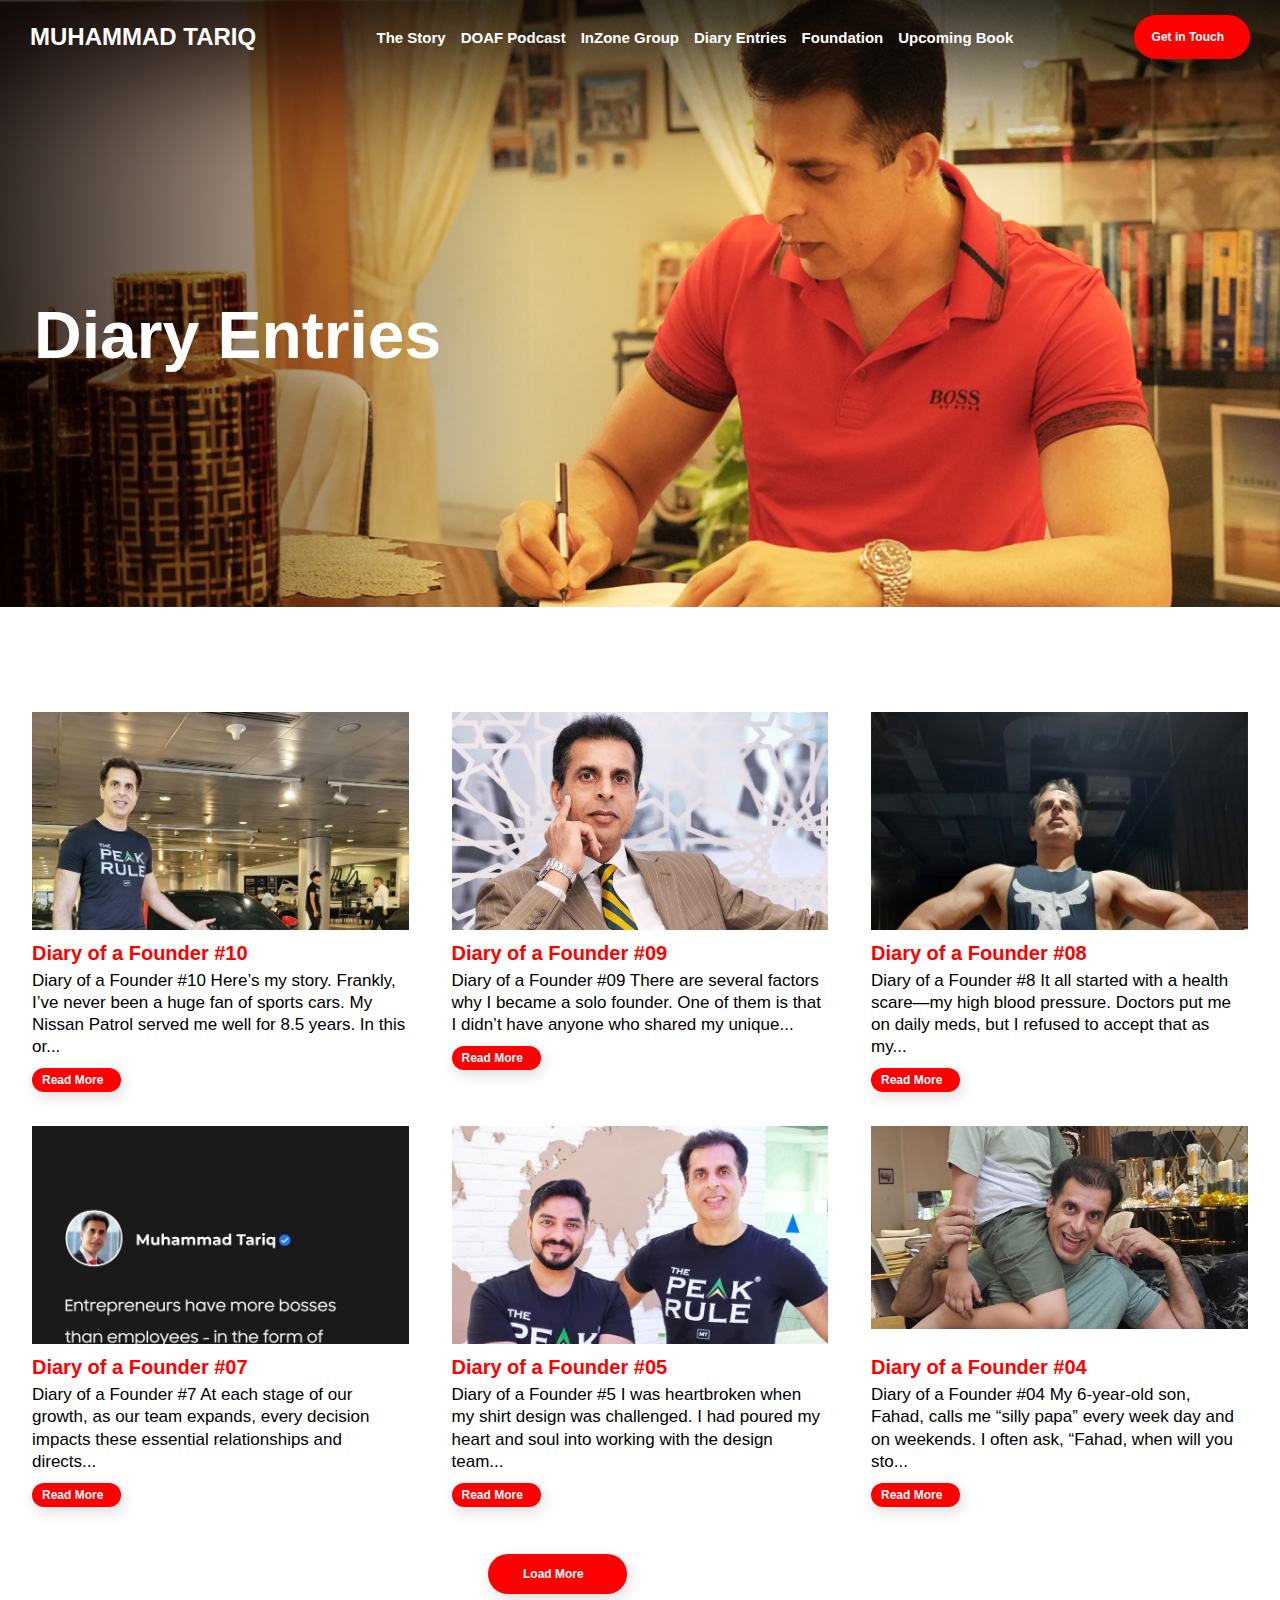
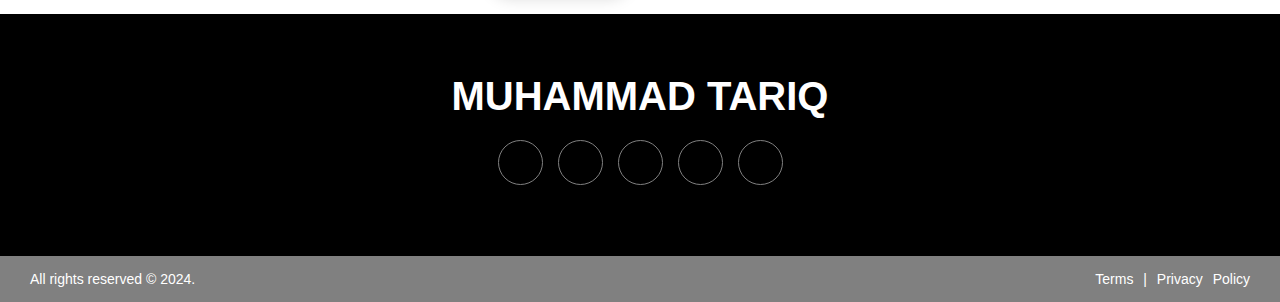
<file: Dairy Entity/Dairy.html>
<!DOCTYPE html>
<html lang="en">
  <head>
    <meta charset="UTF-8" />
    <meta name="viewport" content="width=device-width, initial-scale=1.0" />
    <title>Diary Entries</title>
    <link rel="stylesheet" href="./dairy.css" />
    <link rel="stylesheet" href="../navbar.css" />
    <link rel="stylesheet" href="../InZone Group/inZone.css" />
    <link rel="stylesheet" href="../index.css" />
    <link rel="stylesheet" href="../footer.css" />
    <link
      rel="stylesheet"
      href="https://cdnjs.cloudflare.com/ajax/libs/font-awesome/6.6.0/css/all.min.css"
      integrity="sha512-Kc323vGBEqzTmouAECnVceyQqyqdsSiqLQISBL29aUW4U/M7pSPA/gEUZQqv1cwx4OnYxTxve5UMg5GT6L4JJg=="
      crossorigin="anonymous"
      referrerpolicy="no-referrer"
    />
    <script src="https://ajax.googleapis.com/ajax/libs/jquery/3.7.1/jquery.min.js"></script>
    <script src="https://code.jquery.com/jquery-3.6.0.min.js"></script>
  </head>
  <body>
    <div class="container">
      <div class="diary">
        <div class="diary-entries-img">
          <header class="header pad-15-30">
            <div class="logo"><a href="../index.html">MUHAMMAD TARIQ</a></div>
            <nav class="nav-links" id="navLinks">
              <a href="../storie/storie.html">The Story</a>
              <a href="../Dof Podcast/dofPodcast.html">DOAF Podcast</a>
              <a href="../InZone Group/inZone.html">InZone Group</a>
              <a href="./Dairy.html">Diary Entries</a>
              <a href="../Dof foundation/dof-foundation.html">Foundation</a>
              <a href="../upcoming/upcoming.html">Upcoming Book</a>
            </nav>
            <div class="nav-link">
              <a href="#" id="getInTouch"
                >Get in Touch
                <i class="fa fa-arrow-right"></i>
              </a>
            </div>
            <div class="hamburger" id="hamburger">
              <i class="fa fa-bars"></i>
            </div>
          </header>

          <!-- popup -->
          <div class="popup" id="popupForm">
            <div class="popup-content">
              <span class="close-btn" id="closePopup">&times;</span>
              <p class="head-p contact-p">Collaborations</p>
              <h4>Connect with Tariq</h4>
              <form action="#">
                <div class="form-control">
                  <input type="text" placeholder="Full Name" required />
                </div>
                <div class="form-control">
                  <input type="email" placeholder="Email Address" required />
                </div>
                <div class="form-control">
                  <input type="number" placeholder="Your Mobile" required />
                </div>
                <div class="form-control">
                  <textarea
                    name="message"
                    id="message"
                    rows="5"
                    placeholder="Your Message"
                    required
                  ></textarea>
                </div>
                <div class="nav-link">
                  <a href="#" id="getInTouch"
                    >Get in Touch
                    <i class="fa fa-arrow-right"></i>
                  </a>
                </div>
              </form>
            </div>
          </div>

          <div class="diary-entries-h2 w-95 m-center">
            <h2>Diary Entries</h2>
          </div>
        </div>
      </div>
    </div>

    <!-- section for Dairy entity -->
    <section class="w-95 m-center">
      <div class="dairy-enteries-content">
        <div class="diary-entries-data">
          <div class="diary-entries-imag">
            <img src="../images/1720443576072.jpeg" alt="diarydata img" />
          </div>
          <div class="diary-entries-txt">
            <h4>Diary of a Founder #10</h4>
            <p>
              Diary of a Founder #10 Here’s my story. Frankly, I’ve never been a
              huge fan of sports cars. My Nissan Patrol served me well for 8.5
              years. In this or...
            </p>
            <div class="diary-link">
              <a href="#"
                >Read More
                <i class="fa fa-arrow-right"></i>
              </a>
            </div>
          </div>
        </div>

        <div class="diary-entries-data">
          <div class="diary-entries-imag">
            <img src="../images/mt.png" alt="diarydata img" />
          </div>
          <div class="diary-entries-txt">
            <h4>Diary of a Founder #09</h4>
            <p>
              Diary of a Founder #09 There are several factors why I became a
              solo founder. One of them is that I didn’t have anyone who shared
              my unique...
            </p>
            <div class="diary-link">
              <a href="#"
                >Read More
                <i class="fa fa-arrow-right"></i>
              </a>
            </div>
          </div>
        </div>

        <div class="diary-entries-data">
          <div class="diary-entries-imag">
            <img
              src="../images/Diary-of-a-Founder-8.jpeg"
              alt="diarydata img"
            />
          </div>
          <div class="diary-entries-txt">
            <h4>Diary of a Founder #08</h4>
            <p>
              Diary of a Founder #8 It all started with a health scare—my high
              blood pressure. Doctors put me on daily meds, but I refused to
              accept that as my...
            </p>
            <div class="diary-link">
              <a href="#"
                >Read More
                <i class="fa fa-arrow-right"></i>
              </a>
            </div>
          </div>
        </div>

        <div class="diary-entries-data">
          <div class="diary-entries-imag">
            <img src="../images/tweet.jpeg" alt="diarydata img" />
          </div>
          <div class="diary-entries-txt">
            <h4>Diary of a Founder #07</h4>
            <p>
              Diary of a Founder #7 At each stage of our growth, as our team
              expands, every decision impacts these essential relationships and
              directs...
            </p>
            <div class="diary-link">
              <a href="#"
                >Read More
                <i class="fa fa-arrow-right"></i>
              </a>
            </div>
          </div>
        </div>

        <div class="diary-entries-data">
          <div class="diary-entries-imag">
            <img src="../images/friend.jpeg" alt="diarydata img" />
          </div>
          <div class="diary-entries-txt">
            <h4>Diary of a Founder #05</h4>
            <p>
              Diary of a Founder #5 I was heartbroken when my shirt design was
              challenged. I had poured my heart and soul into working with the
              design team...
            </p>
            <div class="diary-link">
              <a href="#"
                >Read More
                <i class="fa fa-arrow-right"></i>
              </a>
            </div>
          </div>
        </div>

        <div class="diary-entries-data">
          <div class="diary-entries-imag">
            <img src="../images/diary-entry-ep-4.jpeg" alt="diarydata img" />
          </div>
          <div class="diary-entries-txt">
            <h4>Diary of a Founder #04</h4>
            <p>
              Diary of a Founder #04 My 6-year-old son, Fahad, calls me “silly
              papa” every week day and on weekends. I often ask, “Fahad, when
              will you sto...
            </p>
            <div class="diary-link">
              <a href="#"
                >Read More
                <i class="fa fa-arrow-right"></i>
              </a>
            </div>
          </div>
        </div>

        <div class="diary-entries-data">
          <div class="diary-entries-imag">
            <img src="../images/diary-entry-ep-4.jpeg" alt="diarydata img" />
          </div>
          <div class="diary-entries-txt">
            <h4>Diary of a Founder #04</h4>
            <p>
              Diary of a Founder #04 My 6-year-old son, Fahad, calls me “silly
              papa” every week day and on weekends. I often ask, “Fahad, when
              will you sto...
            </p>
            <div class="diary-link">
              <a href="#"
                >Read More
                <i class="fa fa-arrow-right"></i>
              </a>
            </div>
          </div>
        </div>
        <!-- bottom button -->
      </div>
      <div class="bottom-btn">
        <div class="diary-link btn-pad">
          <a id="loadMoreBtn"
            >Load More
            <i class="fa fa-arrow-right"></i>
          </a>
        </div>
      </div>
    </section>

    <!-- footer -->
    <footer>
      <div class="footer-content">
        <div class="footer-content">
          <h2>MUHAMMAD TARIQ</h2>
          <div class="social-icons">
            <a href=""><i class="fa-brands fa-linkedin"></i></a>
            <a href="#"><i class="fab fa-instagram"></i></a>
            <a href="#"><i class="fab fa-facebook-f"></i></a>
            <a href="#"><i class="fab fa-tiktok"></i></a>
            <a href="#"><i class="fab fa-youtube"></i></a>
          </div>
          <div class="right">
            <p>All rights reserved © 2024.</p>
          </div>
        </div>
      </div>
      <div class="footer-bottom pad-15-30">
        <p>All rights reserved © 2024.</p>
        <a href="#">Terms | Privacy Policy</a>
      </div>

      <div class="back-to-top">
        <a href="#top" id="backToTop"><i class="fas fa-arrow-up"></i></a>
      </div>
    </footer>
    <script src="../script.js"></script>
    <script src="./diary.js"></script>
  </body>
</html>
</file>
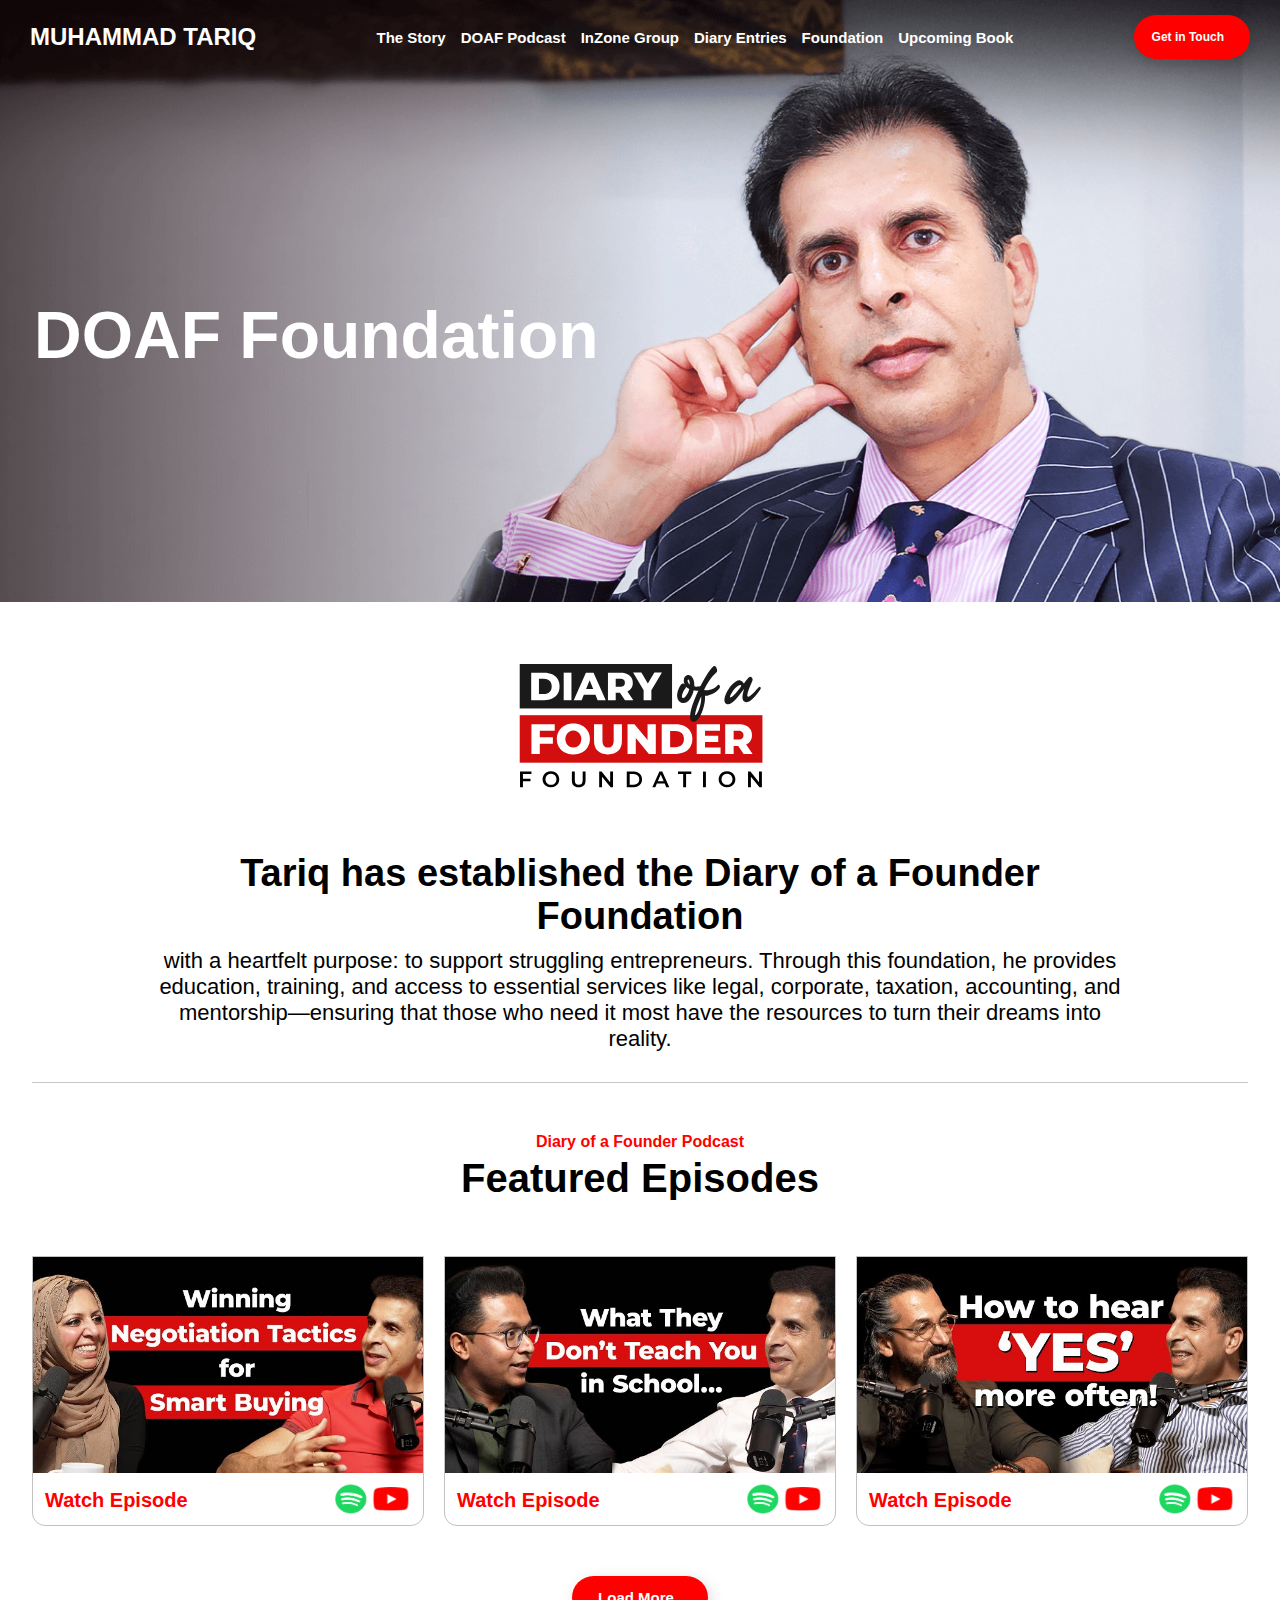
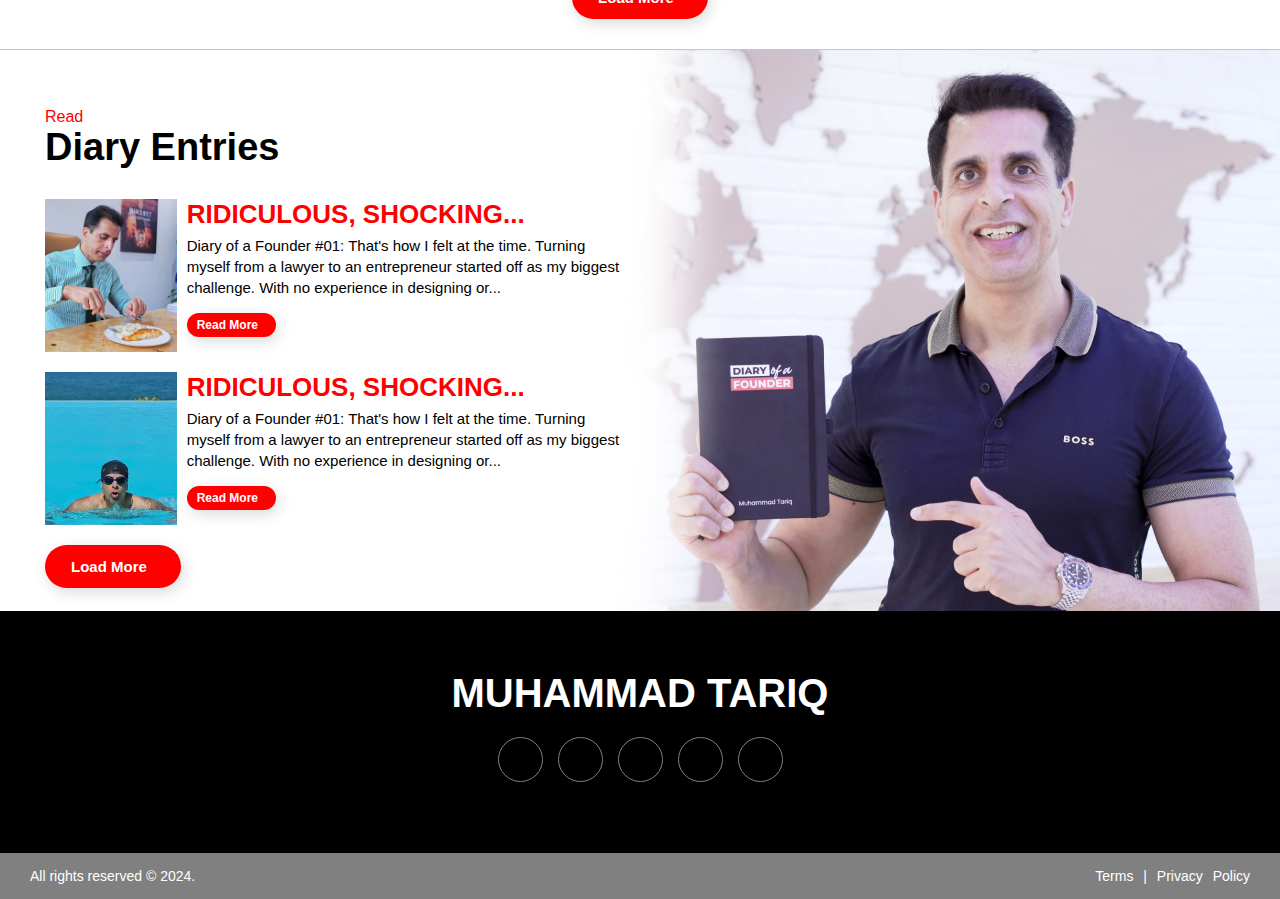
<file: Dof foundation/dof-foundation.html>
<!DOCTYPE html>
<html lang="en">
  <head>
    <meta charset="UTF-8" />
    <meta name="viewport" content="width=device-width, initial-scale=1.0" />
    <title>Doaf-Foundation</title>
    <link rel="stylesheet" href="../navbar.css" />
    <link rel="stylesheet" href="./dof-foundation.css" />
    <link rel="stylesheet" href="../InZone Group/inZone.css" />
    <link rel="stylesheet" href="../Dof Podcast/dofPodcast.css" />
    <link rel="stylesheet" href="../index.css">
    <link rel="stylesheet" href="../footer.css" />
    <link
      rel="stylesheet"
      href="https://cdnjs.cloudflare.com/ajax/libs/font-awesome/6.6.0/css/all.min.css"
      integrity="sha512-Kc323vGBEqzTmouAECnVceyQqyqdsSiqLQISBL29aUW4U/M7pSPA/gEUZQqv1cwx4OnYxTxve5UMg5GT6L4JJg=="
      crossorigin="anonymous"
      referrerpolicy="no-referrer"
    />
    <script src="https://ajax.googleapis.com/ajax/libs/jquery/3.7.1/jquery.min.js"></script>
    <script src="https://code.jquery.com/jquery-3.6.0.min.js"></script>
  </head>

  <body>
    <!-- header-section -->
    <div class="header-section">
      <div class="dof-found">
        <div class="dof-fond-img">
          <header class="header pad-15-30">
            <div class="logo"><a href="../index.html">MUHAMMAD TARIQ</a></div>
            <nav class="nav-links" id="navLinks">
              <a href="../storie/storie.html">The Story</a>
              <a href="../Dof Podcast/dofPodcast.html">DOAF Podcast</a>
              <a href="../InZone Group/inZone.html">InZone Group</a>
              <a href="../Dairy Entity/Dairy.html">Diary Entries</a>
              <a href="./dof-foundation.html">Foundation</a>
              <a href="../upcoming/upcoming.html">Upcoming Book</a>
            </nav>
            <div class="nav-link ">
              <a href="#" id="getInTouch"
                >Get in Touch
                <i class="fa fa-arrow-right"></i>
              </a>
            </div>
            <div class="hamburger" id="hamburger">
              <i class="fa fa-bars"></i>
            </div>
          </header>

          <!-- popup -->
        <div class="popup" id="popupForm">
          <div class="popup-content ">
            <span class="close-btn" id="closePopup">&times;</span>
            <p class="head-p contact-p">Collaborations</p>
            <h4>Connect with Tariq</h4>
            <form action="#">
              <div class="form-control">
                <input type="text" placeholder="Full Name" required />
              </div>
              <div class="form-control">
                <input type="email" placeholder="Email Address" required />
              </div>
              <div class="form-control">
                <input type="tel" placeholder="Your Mobile" required />
              </div>
              <div class="form-control">
                <textarea
                  name="message"
                  id="message"
                  rows="5"
                  placeholder="Your Message"
                  required
                ></textarea>
              </div>
              <div class="nav-link">
                <a href="#" id="getInTouch"
                  >Get in Touch
                  <i class="fa fa-arrow-right"></i>
                </a>
              </div>
            </form>
          </div>
        </div>

          <div class="diary-entries-h2 dof-head w-95 m-center">
            <h2>DOAF Foundation</h2>
          </div>
        </div>
      </div>
    </div>

    <!-- section for foundation -->
    <section>
      <div
        class="dof-content w-95 m-center"
        style="border-bottom: 1px solid #00000038"
      >
        <div class="dof-content-img">
          <img
            src="../images/DOAF-foundation-logo-1.svg"
            alt="dof-foundation"
          />
        </div>
        <div class="dof-content-text foundation-txt">
          <h2 class="full-sc">
            Tariq has established the Diary of a Founder Foundation
          </h2>
          <p class="full-sc">
            with a heartfelt purpose: to support struggling entrepreneurs.
            Through this foundation, he provides education, training, and access
            to essential services like legal, corporate, taxation, accounting,
            and mentorship—ensuring that those who need it most have the
            resources to turn their dreams into reality.
          </p>
          <p class="mobile-para">
            The Diary of a Founder Foundation is here to provide the support,
            education, and resources needed to help turn your dreams into
            reality.
          </p>
        </div>
      </div>
    </section>

    <!-- futhure podcast -->
    <section>
      <div class="furture-podcast">
        <div class="podcast-heading">
          <p>Diary of a Founder Podcast</p>
          <h3>Featured Episodes</h3>
        </div>
        <!-- video -->
        <div class="future-video w-95 m-center">
          <div class="profiles-video">
            <div class="f-video">
              <img src="../images/dof-podcast.png" alt="Vido image" />
              <div class="watch-video">
                <div class="watch-link">
                  <a href="https://www.youtube.com/watch?v=eNmsusKTfBA&ab_channel=DiaryOfAFounder"
                    >Watch Episode
                    <i class="fa fa-arrow-right"></i>
                  </a>
                </div>
                <div class="social-icon">
                  <a href="https://open.spotify.com/episode/6CqnINfYiYdibKvGZsFghr?si=Si0D2OFkS8a6Goc5vr_1Kg">
                    <img
                      src="../images/spotify-icon.png"
                      alt="Spotify"
                      class="s-y-icon"
                    />
                  </a>
                  <a href="https://www.youtube.com/watch?v=eNmsusKTfBA&ab_channel=DiaryOfAFounder">
                    <img
                      src="../images/youtube-icon.png"
                      alt="youtube"
                      class="s-y-icon"
                    />
                  </a>
                </div>
              </div>
            </div>

            <div class="f-video">
              <img src="../images/teach.png" alt="Vido image" />
              <div class="watch-video">
                <div class="watch-link">
                  <a href="https://www.youtube.com/watch?v=ntbLvj-kEns"
                    >Watch Episode
                    <i class="fa fa-arrow-right"></i>
                  </a>
                </div>
                <div class="social-icon">
                  <a href="https://open.spotify.com/episode/58mt3480FHQjAT8dmV8BYc?si=I4A88D5ARRuS0XEC21ssGQ">
                    <img
                      src="../images/spotify-icon.png"
                      alt="Spotify"
                      class="s-y-icon"
                    />
                  </a>
                  <a href="https://www.youtube.com/watch?v=ntbLvj-kEns">
                    <img
                      src="../images/youtube-icon.png"
                      alt="youtube"
                      class="s-y-icon"
                    />
                  </a>
                </div>
              </div>
            </div>

            <div class="f-video">
              <img src="../images/ofter.png" alt="Vido image" />
              <div class="watch-video">
                <div class="watch-link">
                  <a href="https://www.youtube.com/watch?v=VS-F9lJcBko"
                    >Watch Episode
                    <i class="fa fa-arrow-right"></i>
                  </a>
                </div>
                <div class="social-icon">
                  <a  href="https://open.spotify.com/episode/1aOmef19rK6TGBYrXQwMvT?si=JBjW2nh_TyemFxrhNeLl6w">
                    <img
                      src="../images/spotify-icon.png"
                      alt="Spotify"
                      class="s-y-icon"
                    />
                  </a>
                  <a href="https://www.youtube.com/watch?v=VS-F9lJcBko">
                    <img
                      src="../images/youtube-icon.png"
                      alt="youtube"
                      class="s-y-icon"
                    />
                  </a>
                </div>
              </div>
            </div>
          </div>
          <!-- button -->
          <div class="diary-link center-button">
            <a href="../Dof Podcast/dofPodcast.html"
              >Load More
              <i class="fa fa-arrow-right"></i>
            </a>
          </div>
        </div>
      </div>
    </section>

    <!-- section dairy entity -->
    <section>
      <div class="diary-entries">
        <div class="diary-container">
          <div class="diray-content">
            <p class="head-p">Read</p>
            <h4>Diary Entries</h4>
          </div>
          <div class="diary-data">
            <div class="diary-imag"></div>
            <div class="diary-data-txt">
              <h4>RIDICULOUS, SHOCKING...</h4>
              <p class="lap-src">
                Diary of a Founder #01: That's how I felt at the time.
                Turning myself from a lawyer to an entrepreneur started off
                as my biggest challenge. With no experience in designing
                or...
              </p>
              <p class="mob-para">
                How many meals do you really need in a day? Diary of a Founder #38 I had always wrestled with figuring out my meals—what to...
              </p>
              <div class="diary-link">
                <a href="#"
                  >Read More
                  <i class="fa fa-arrow-right"></i>
                </a>
              </div>
            </div>
          </div>
          <div class="diary-data">
            <div class="diary-imag diary-imag-2">
              
            </div>
            <div class="diary-data-txt">
              <h4>RIDICULOUS, SHOCKING...</h4>
              <p class="lap-src">
                Diary of a Founder #01: That's how I felt at the time.
                Turning myself from a lawyer to an entrepreneur started off
                as my biggest challenge. With no experience in designing
                or...
              </p>
              <p class="mob-para">
                How many meals do you really need in a day? Diary of a Founder #38 I had always wrestled with figuring out my meals—what to...
              </p>
              <div class="diary-link">
                <a href="#"
                  >Read More
                  <i class="fa fa-arrow-right"></i>
                </a>
              </div>
            </div>
          </div>
          <div class="diary-link center-button f-start">
            <a href="../Dairy Entity/Dairy.html"
              >Load More
              <i class="fa fa-arrow-right"></i>
            </a>
          </div>
        </div>
      </div>
    </section>

    <!-- footer -->

    <footer>
      <div class="footer-content">
        <div class="footer-content">
          <h2>MUHAMMAD TARIQ</h2>
          <div class="social-icons">
            <a href=""><i class="fa-brands fa-linkedin"></i></a>
            <a href="#"><i class="fab fa-instagram"></i></a>
            <a href="#"><i class="fab fa-facebook-f"></i></a>
            <a href="#"><i class="fab fa-tiktok"></i></a>
            <a href="#"><i class="fab fa-youtube"></i></a>
          </div>
          <div class="right">
            <p>All rights reserved © 2024.</p>
          </div>
        </div>
      </div>
      <div class="footer-bottom pad-15-30">
        <p>All rights reserved © 2024.</p>
        <a href="#">Terms | Privacy Policy</a>
      </div>

      <div class="back-to-top">
        <a href="#top" id="backToTop"><i class="fas fa-arrow-up"></i></a>
      </div>
    </footer>
    <script src="../script.js"></script>
  </body>
</html>
</file>
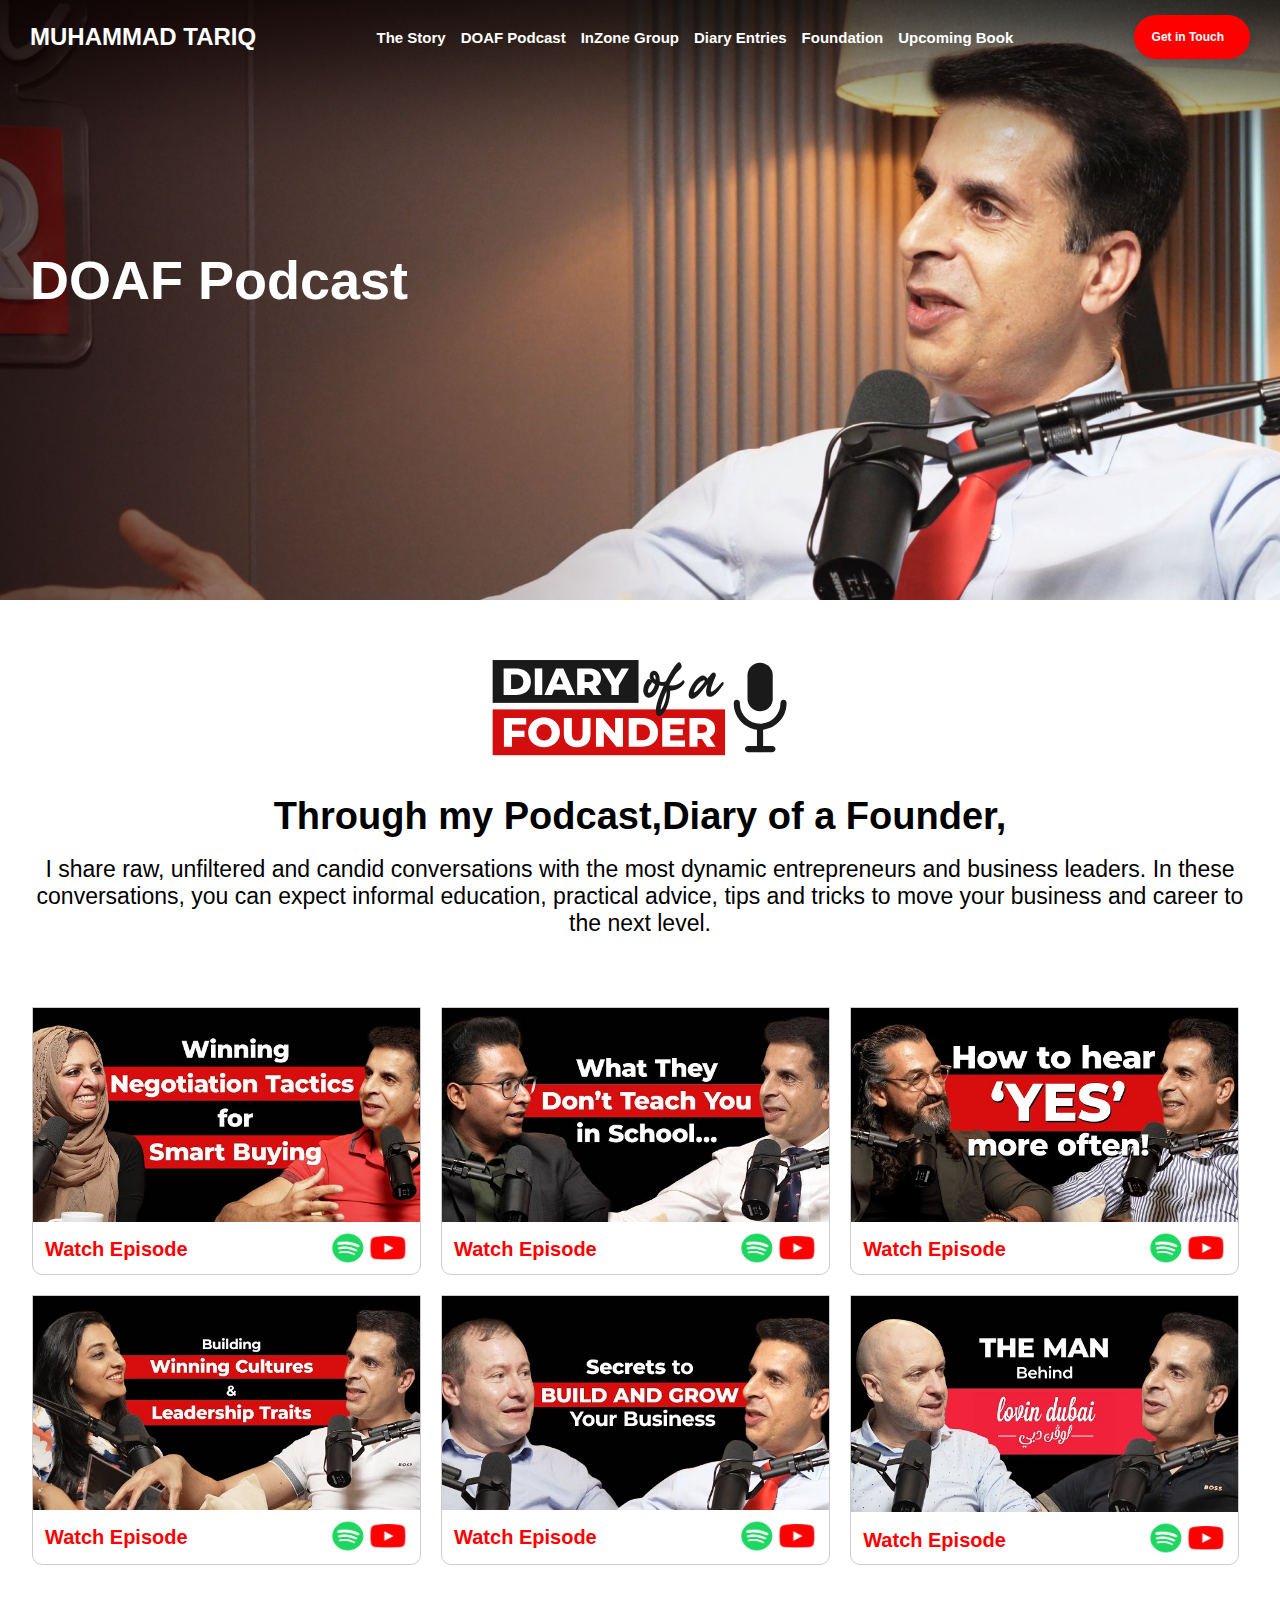
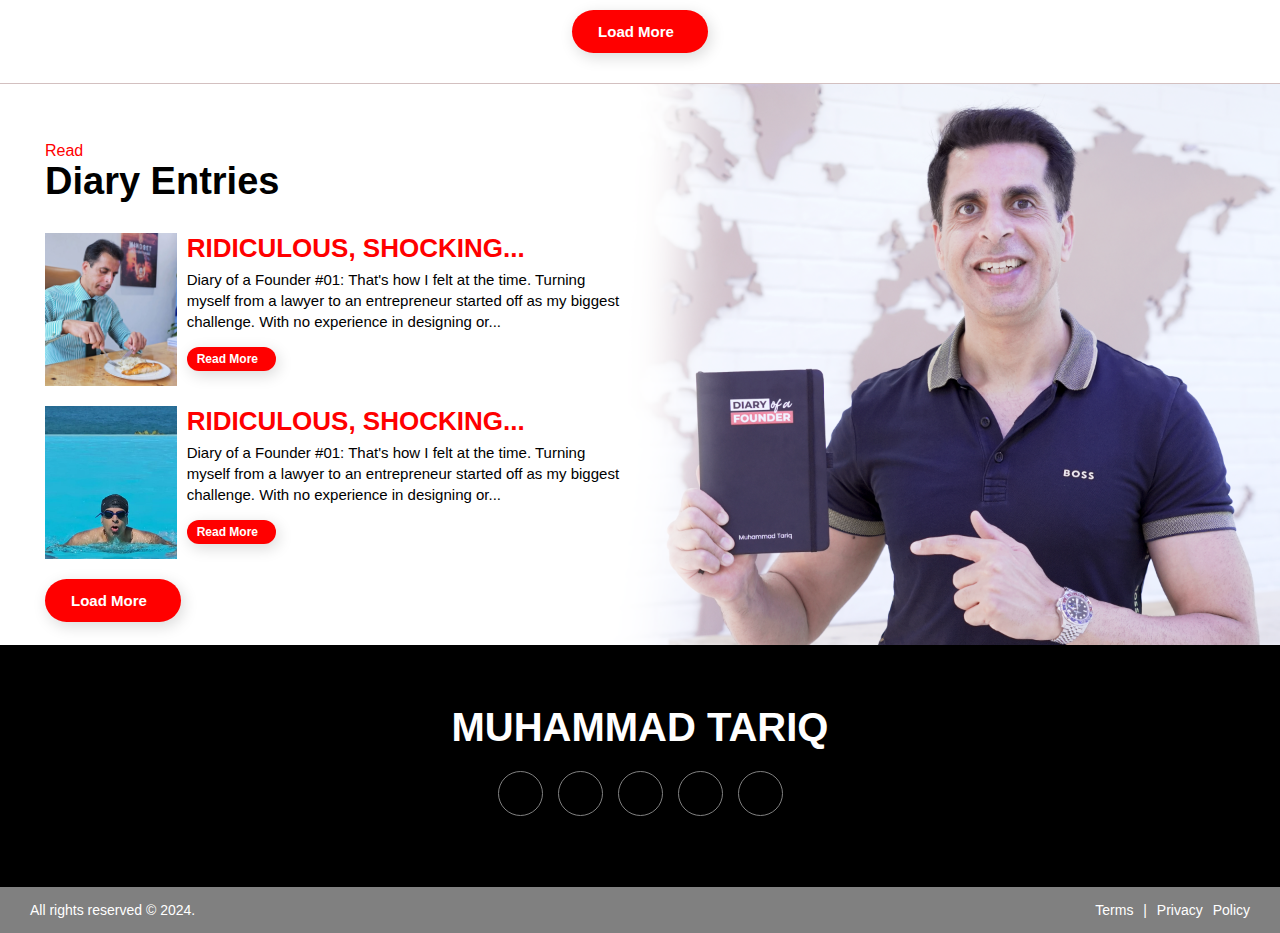
<file: Dof Podcast/dofPodcast.html>
<!DOCTYPE html>
<html lang="en">
  <head>
    <meta charset="UTF-8" />
    <meta name="viewport" content="width=device-width, initial-scale=1.0" />
    <title>Dof Podcast</title>
    <link rel="stylesheet" href="dofPodcast.css" />
    <link rel="stylesheet" href="../navbar.css" />
    <link rel="stylesheet" href="../index.css" />
    <link rel="stylesheet" href="../footer.css" />
    <link
      rel="stylesheet"
      href="https://cdnjs.cloudflare.com/ajax/libs/font-awesome/6.6.0/css/all.min.css"
      integrity="sha512-Kc323vGBEqzTmouAECnVceyQqyqdsSiqLQISBL29aUW4U/M7pSPA/gEUZQqv1cwx4OnYxTxve5UMg5GT6L4JJg=="
      crossorigin="anonymous"
      referrerpolicy="no-referrer"
    />
    <script src="https://ajax.googleapis.com/ajax/libs/jquery/3.7.1/jquery.min.js"></script>
    <script src="https://code.jquery.com/jquery-3.6.0.min.js"></script>
  </head>
  <body>
    <div class="container">
      <div class="podcast">
        <!-- dof image -->

        <div class="bg-image">
          <header class="header pad-15-30">
            <div class="logo"><a href="../index.html">MUHAMMAD TARIQ</a></div>
            <nav class="nav-links" id="navLinks">
              <a href="../storie/storie.html">The Story</a>
              <a href="./dofPodcast.html">DOAF Podcast</a>
              <a href="../InZone Group/inZone.html">InZone Group</a>
              <a href="../Dairy Entity/Dairy.html">Diary Entries</a>
              <a href="../Dof foundation/dof-foundation.html">Foundation</a>
              <a href="../upcoming/upcoming.html">Upcoming Book</a>
            </nav>
            <div class="nav-link">
              <a href="#" id="getInTouch"
                >Get in Touch
                <i class="fa fa-arrow-right"></i>
              </a>
            </div>
            <div class="hamburger" id="hamburger">
              <i class="fa fa-bars"></i>
            </div>
          </header>

          <!-- popup -->
          <div class="popup" id="popupForm">
            <div class="popup-content">
              <span class="close-btn" id="closePopup">&times;</span>
              <p class="head-p contact-p">Collaborations</p>
              <h4>Connect with Tariq</h4>
              <form action="#">
                <div class="form-control">
                  <input type="text" placeholder="Full Name" required />
                </div>
                <div class="form-control">
                  <input type="email" placeholder="Email Address" required />
                </div>
                <div class="form-control">
                  <input type="tel" placeholder="Your Mobile" required />
                </div>
                <div class="form-control">
                  <textarea
                    name="message"
                    id="message"
                    rows="5"
                    placeholder="Your Message"
                    required
                  ></textarea>
                </div>
                <div class="nav-link">
                  <a href="#" id="getInTouch"
                    >Get in Touch
                    <i class="fa fa-arrow-right"></i>
                  </a>
                </div>
              </form>
            </div>
          </div>

          <!-- section 1 -->
          <section class="pad-top">
            <div>
              <h3 class="dof-heading">DOAF Podcast</h3>
            </div>
          </section>
        </div>

        <!-- section 2 of dof content -->
        <section>
          <div class="dof-content w-95 m-center">
            <div class="icon">
              <img src="../images/DOAF Podcast logo.svg" alt="" />
            </div>
            <div class="content-txt">
              <div class="dof-content-heading">
                <h3>Through my Podcast&#44;Diary of a Founder&#44;</h3>
              </div>
              <p class="full-sc">
                I share raw, unfiltered and candid conversations with the most
                dynamic entrepreneurs and business leaders. In these
                conversations, you can expect informal education, practical
                advice, tips and tricks to move your business and career to the
                next level.
              </p>
              <p class="mobile-para">
                Get inspired by candid, unfiltered conversations that can help
                you take your personal and professional journey to the next
                level with the Diary of a Founder podcast
              </p>
            </div>
            <!-- video-profile -->
            <div class="profiles">
              <div class="profile-video">
                <img src="../images/dof-podcast.png" alt="Vido image" />
                <div class="watch-video">
                  <div class="watch-link">
                    <a href="https://www.youtube.com/watch?v=eNmsusKTfBA&ab_channel=DiaryOfAFounder"
                      >Watch Episode
                      <i class="fa fa-arrow-right"></i>
                    </a>
                  </div>
                  <div class="social-icon">
                    <a href="https://open.spotify.com/episode/6CqnINfYiYdibKvGZsFghr?si=Si0D2OFkS8a6Goc5vr_1Kg">
                      <img
                        src="../images/spotify-icon.png"
                        alt="Spotify"
                        class="s-y-icon"
                      />
                    </a>
                    <a href="https://www.youtube.com/watch?v=eNmsusKTfBA&ab_channel=DiaryOfAFounder">
                      <img
                        src="../images/youtube-icon.png"
                        alt="youtube"
                        class="s-y-icon"
                      />
                    </a>
                  </div>
                </div>
              </div>

              <div class="profile-video">
                <img src="../images/teach.png" alt="Vido image" />
                <div class="watch-video">
                  <div class="watch-link">
                    <a href="https://www.youtube.com/watch?v=ntbLvj-kEns"
                      >Watch Episode
                      <i class="fa fa-arrow-right"></i>
                    </a>
                  </div>
                  <div class="social-icon">
                    <a href="https://open.spotify.com/episode/58mt3480FHQjAT8dmV8BYc?si=I4A88D5ARRuS0XEC21ssGQ">
                      <img
                        src="../images/spotify-icon.png"
                        alt="Spotify"
                        class="s-y-icon"
                      />
                    </a>
                    <a href="https://www.youtube.com/watch?v=ntbLvj-kEns">
                      <img
                        src="../images/youtube-icon.png"
                        alt="youtube"
                        class="s-y-icon"
                      />
                    </a>
                  </div>
                </div>
              </div>

              <div class="profile-video">
                <img src="../images/ofter.png" alt="Vido image" />
                <div class="watch-video">
                  <div class="watch-link">
                    <a href="https://www.youtube.com/watch?v=VS-F9lJcBko"
                      >Watch Episode
                      <i class="fa fa-arrow-right"></i>
                    </a>
                  </div>
                  <div class="social-icon">
                    <a href="https://open.spotify.com/episode/1aOmef19rK6TGBYrXQwMvT?si=JBjW2nh_TyemFxrhNeLl6w">
                      <img
                        src="../images/spotify-icon.png"
                        alt="Spotify"
                        class="s-y-icon"
                      />
                    </a>
                    <a href="https://www.youtube.com/watch?v=VS-F9lJcBko">
                      <img
                        src="../images/youtube-icon.png"
                        alt="youtube"
                        class="s-y-icon"
                      />
                    </a>
                  </div>
                </div>
              </div>

              <div class="profile-video">
                <img src="../images//harsha.png" alt="Vido image" />
                <div class="watch-video">
                  <div class="watch-link">
                    <a href="https://www.youtube.com/watch?v=fMWeKJZxGeg"
                      >Watch Episode
                      <i class="fa fa-arrow-right"></i>
                    </a>
                  </div>
                  <div class="social-icon">
                    <a href="https://open.spotify.com/episode/50lYkvP6GEywIE09qhfozC?si=Ula_9FNVTZmS3x_dPJ6oEA ">
                      <img
                        src="../images/spotify-icon.png"
                        alt="Spotify"
                        class="s-y-icon"
                      />
                    </a>
                    <a href="https://www.youtube.com/watch?v=fMWeKJZxGeg">
                      <img
                        src="../images/youtube-icon.png"
                        alt="youtube"
                        class="s-y-icon"
                      />
                    </a>
                  </div>
                </div>
              </div>

              <div class="profile-video">
                <img src="../images/image-1.png" alt="Vido image" />
                <div class="watch-video">
                  <div class="watch-link">
                    <a href="https://www.youtube.com/watch?v=NlOrCypyWmg"
                      >Watch Episode
                      <i class="fa fa-arrow-right"></i>
                    </a>
                  </div>
                  <div class="social-icon">
                    <a href="https://open.spotify.com/episode/6udNub5Jl6q5Uxnz4KxMtr?si=GvLlwgr6SEa8ScPbXIW6LQ">
                      <img
                        src="../images/spotify-icon.png"
                        alt="Spotify"
                        class="s-y-icon"
                      />
                    </a>
                    <a href="https://www.youtube.com/watch?v=NlOrCypyWmg">
                      <img
                        src="../images/youtube-icon.png"
                        alt="youtube"
                        class="s-y-icon"
                      />
                    </a>
                  </div>
                </div>
              </div>

              <div class="profile-video">
                <img src="../images/podcast_section-3.png" alt="Vido image" />
                <div class="watch-video">
                  <div class="watch-link">
                    <a href="https://www.youtube.com/watch?v=vP14I7fx1ew&t=2s"
                      >Watch Episode
                      <i class="fa fa-arrow-right"></i>
                    </a>
                  </div>
                  <div class="social-icon">
                    <a href="https://open.spotify.com/episode/2goQ3x3ATlet6slfWgwlO2?si=W8lpb4xVTX6-seYjzQ3Mpw">
                      <img
                        src="../images/spotify-icon.png"
                        alt="Spotify"
                        class="s-y-icon"
                      />
                    </a>
                    <a href="https://www.youtube.com/watch?v=vP14I7fx1ew&t=2s">
                      <img
                        src="../images/youtube-icon.png"
                        alt="youtube"
                        class="s-y-icon"
                      />
                    </a>
                  </div>
                </div>
              </div>

              <div class="profile-video more-video">
                <img src="../images/podcast_2.png" alt="Vido image" />
                <div class="watch-video">
                  <div class="watch-link">
                    <a hhref="https://youtu.be/scj4CUR49EQ?si=Asu_0w5TgIubh4IH"
                      >Watch Episode
                      <i class="fa fa-arrow-right"></i>
                    </a>
                  </div>
                  <div class="social-icon">
                    <a href="https://open.spotify.com/episode/620JOQsGFBuey4joK9n8Eq?si=vMdmf662SVORAA_5nOLz3A ">
                      <img
                        src="../images/spotify-icon.png"
                        alt="Spotify"
                        class="s-y-icon"
                      />
                    </a>
                    <a href="https://youtu.be/scj4CUR49EQ?si=Asu_0w5TgIubh4IH">
                      <img
                        src="../images/youtube-icon.png"
                        alt="youtube"
                        class="s-y-icon"
                      />
                    </a>
                  </div>
                </div>
              </div>
            </div>

            <div class="diary-link center-button">
              <a id="loadMoreBtn"
                >Load More
                <i class="fa fa-arrow-right"></i>
              </a>
            </div>
          </div>
        </section>
        <!-- section 3 diary entries-->
        <section>
          <div class="diary-entries">
            <div class="diary-container">
              <div class="diray-content">
                <p class="head-p">Read</p>
                <h4>Diary Entries</h4>
              </div>
              <div class="diary-data">
                <div class="diary-imag"></div>
                <div class="diary-data-txt">
                  <h4>RIDICULOUS, SHOCKING...</h4>
                  <p class="lap-src">
                    Diary of a Founder #01: That's how I felt at the time.
                    Turning myself from a lawyer to an entrepreneur started off
                    as my biggest challenge. With no experience in designing
                    or...
                  </p>
                  <p class="mob-para">
                    How many meals do you really need in a day? Diary of a Founder #38 I had always wrestled with figuring out my meals—what to...
                  </p>
                  <div class="diary-link">
                    <a href="#"
                      >Read More
                      <i class="fa fa-arrow-right"></i>
                    </a>
                  </div>
                </div>
              </div>
              <div class="diary-data">
                <div class="diary-imag diary-imag-2">
                  
                </div>
                <div class="diary-data-txt">
                  <h4>RIDICULOUS, SHOCKING...</h4>
                  <p class="lap-src">
                    Diary of a Founder #01: That's how I felt at the time.
                    Turning myself from a lawyer to an entrepreneur started off
                    as my biggest challenge. With no experience in designing
                    or...
                  </p>
                  <p class="mob-para">
                    How many meals do you really need in a day? Diary of a Founder #38 I had always wrestled with figuring out my meals—what to...
                  </p>
                  <div class="diary-link">
                    <a href="#"
                      >Read More
                      <i class="fa fa-arrow-right"></i>
                    </a>
                  </div>
                </div>
              </div>
              <div class="diary-link center-button f-start">
                <a href="../Dairy Entity/Dairy.html"
                  >Load More
                  <i class="fa fa-arrow-right"></i>
                </a>
              </div>
            </div>
          </div>
        </section>
        <!-- footer -->
        <footer>
          <div class="footer-content">
            <div class="footer-content">
              <h2>MUHAMMAD TARIQ</h2>
              <div class="social-icons">
                <a href=""><i class="fa-brands fa-linkedin"></i></a>
                <a href="#"><i class="fab fa-instagram"></i></a>
                <a href="#"><i class="fab fa-facebook-f"></i></a>
                <a href="#"><i class="fab fa-tiktok"></i></a>
                <a href="#"><i class="fab fa-youtube"></i></a>
              </div>
              <div class="right">
                <p>All rights reserved © 2024.</p>
              </div>
            </div>
          </div>
          <div class="footer-bottom pad-15-30">
            <p>All rights reserved © 2024.</p>
            <a href="#">Terms | Privacy Policy</a>
          </div>

          <div class="back-to-top">
            <a href="#top" id="backToTop"><i class="fas fa-arrow-up"></i></a>
          </div>
        </footer>
      </div>
    </div>

    <!-- script files -->
    <script src="../script.js"></script>
    <script src="./dof-script.js"></script>
  </body>
</html>
</file>
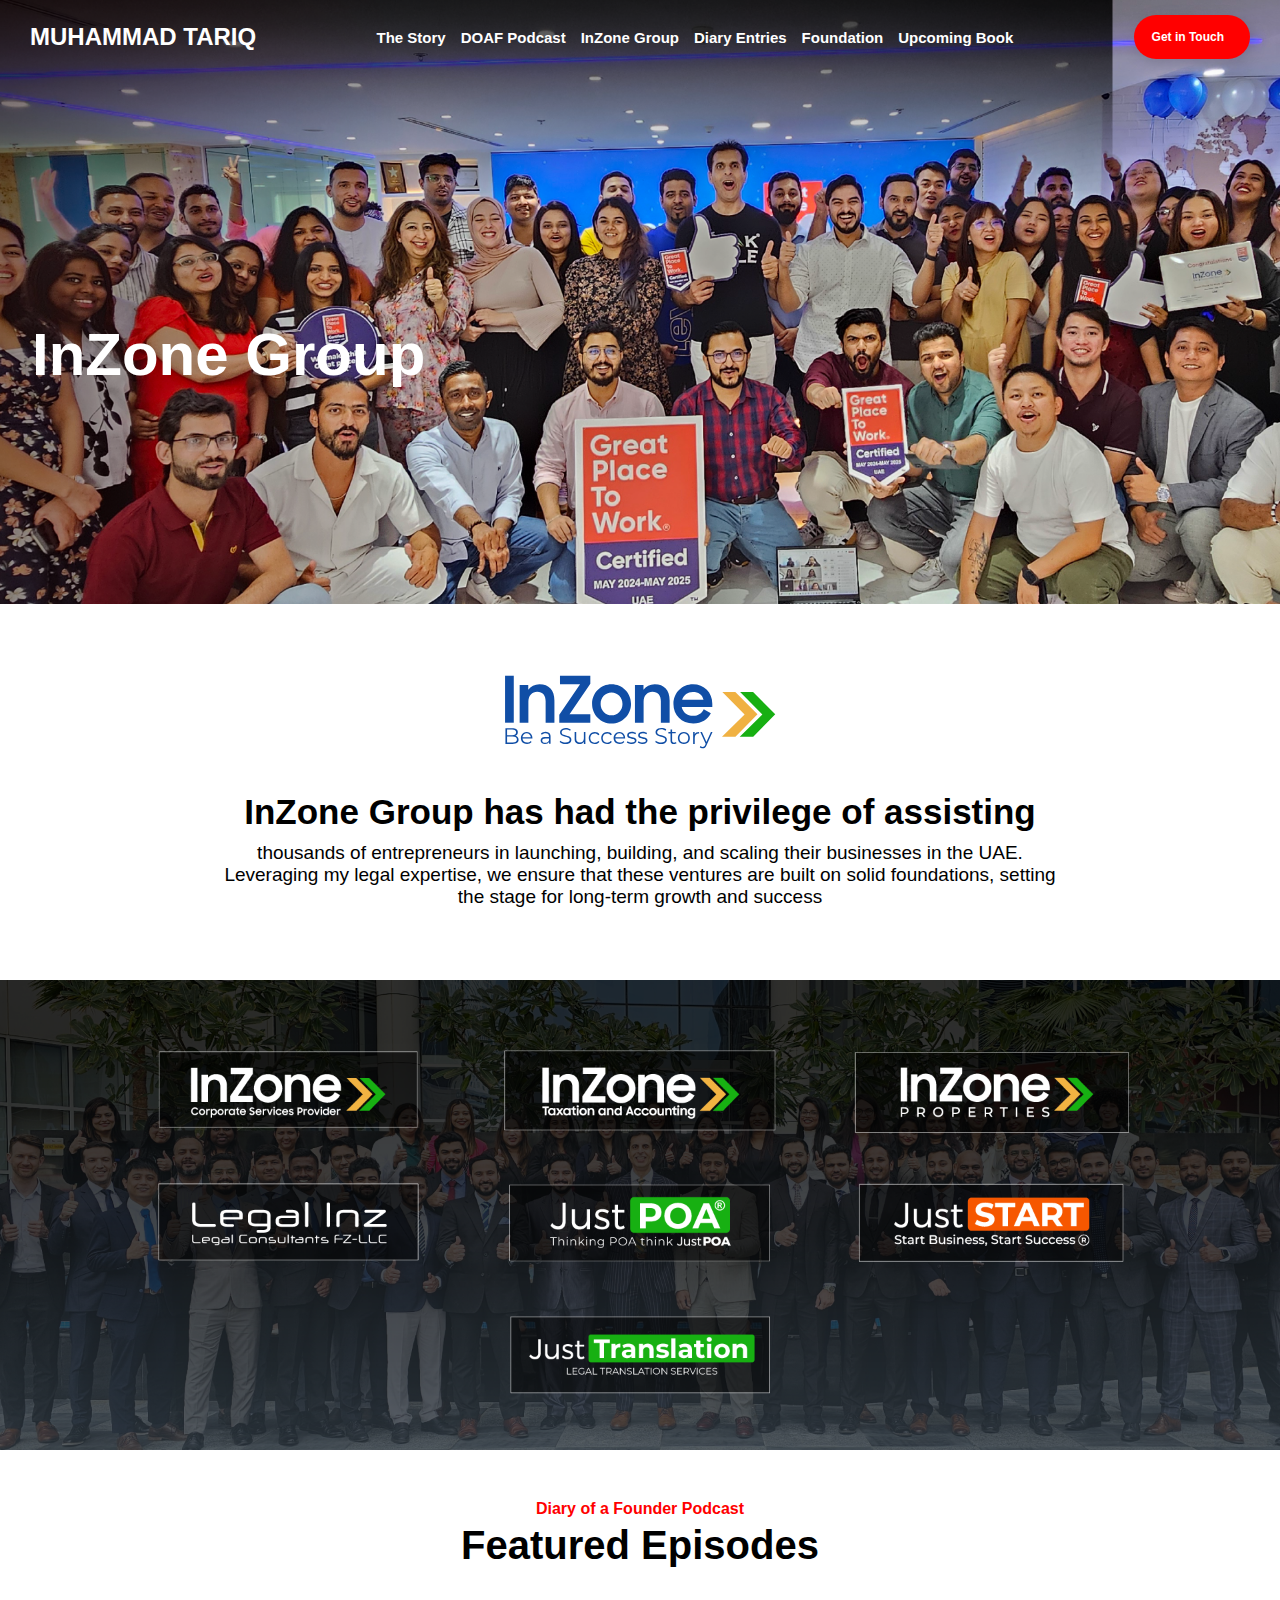
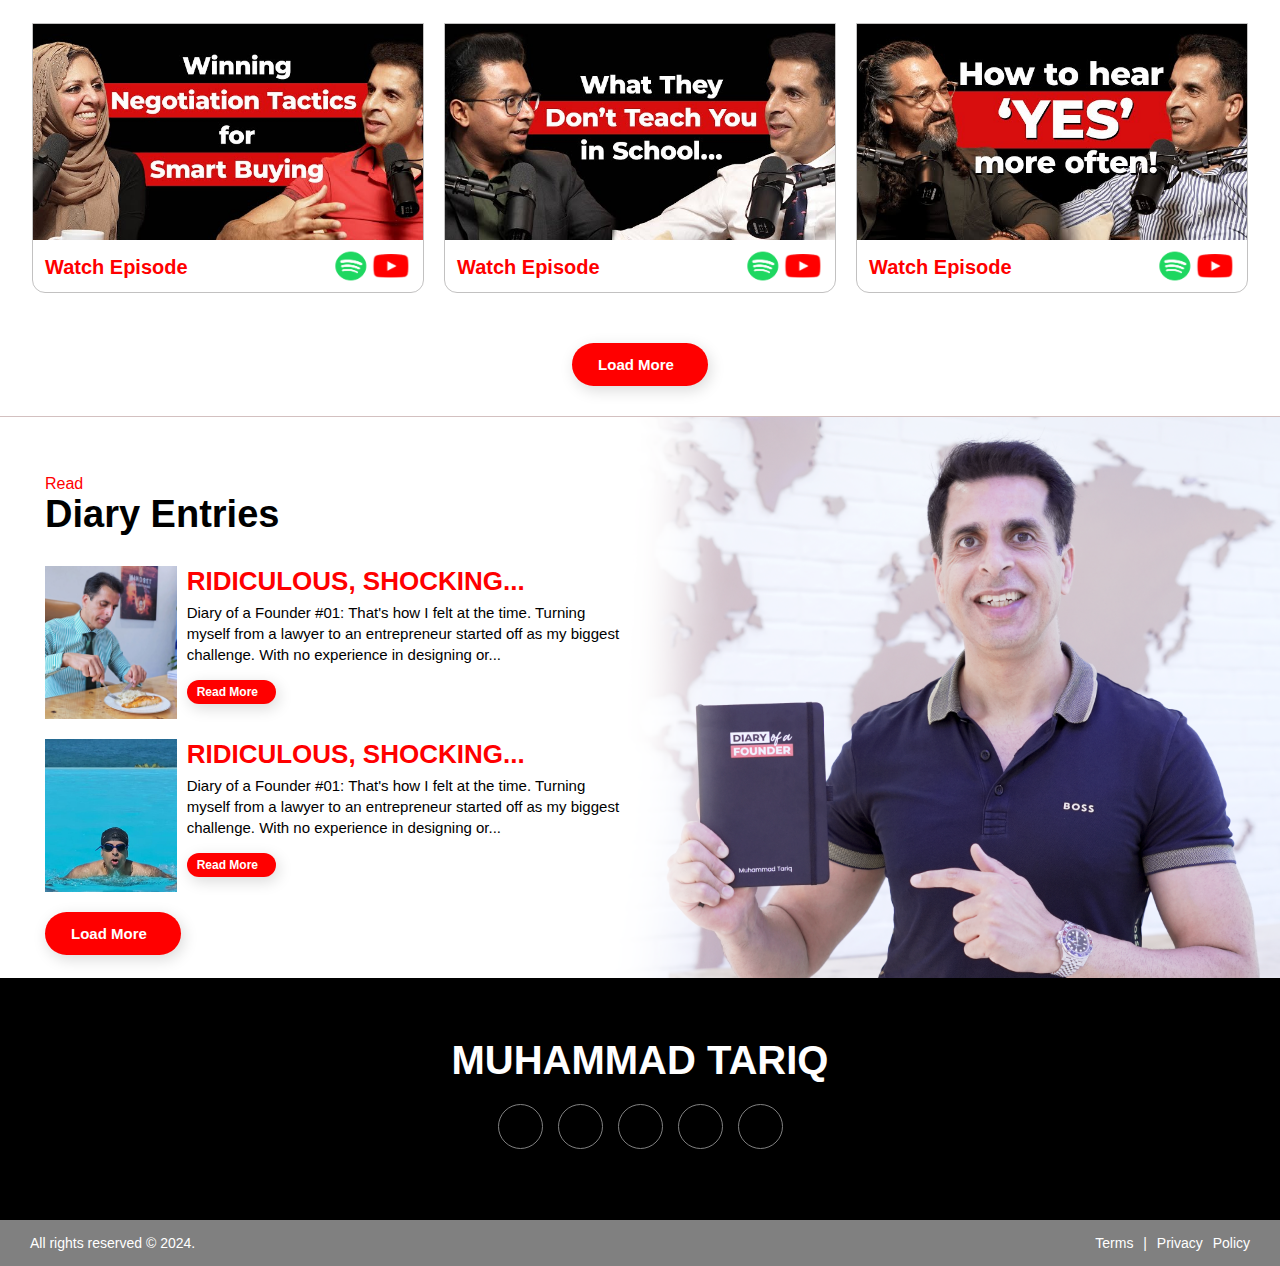
<file: InZone Group/inZone.html>
<!DOCTYPE html>
<html lang="en">
  <head>
    <meta charset="UTF-8" />
    <meta name="viewport" content="width=device-width, initial-scale=1.0" />
    <title>InZone Group</title>
    <link rel="stylesheet" href="./inZone.css" />
    <link rel="stylesheet" href="../Dof Podcast/dofPodcast.css" />
    <link rel="stylesheet" href="../navbar.css" />
    <link rel="stylesheet" href="../index.css">
    <link rel="stylesheet" href="../footer.css" />
  </head>
  <link
    rel="stylesheet"
    href="https://cdnjs.cloudflare.com/ajax/libs/font-awesome/6.6.0/css/all.min.css"
    integrity="sha512-Kc323vGBEqzTmouAECnVceyQqyqdsSiqLQISBL29aUW4U/M7pSPA/gEUZQqv1cwx4OnYxTxve5UMg5GT6L4JJg=="
    crossorigin="anonymous"
    referrerpolicy="no-referrer"
  />
  <script src="https://ajax.googleapis.com/ajax/libs/jquery/3.7.1/jquery.min.js"></script>
  <script src="https://code.jquery.com/jquery-3.6.0.min.js"></script>
  <body>
    <!-- header -->

    <div class="container">
      <div class="inzone">
        <div class="inzone-bgimg">
          <header class="header pad-15-30">
            <div class="logo"><a href="../index.html">MUHAMMAD TARIQ</a></div>
            <nav class="nav-links" id="navLinks">
              <a href="../storie/storie.html">The Story</a>
              <a href="../Dof Podcast/dofPodcast.html">DOAF Podcast</a>
              <a href="./inZone.html">InZone Group</a>
              <a href="../Dairy Entity/Dairy.html">Diary Entries</a>
              <a href="../Dof foundation/dof-foundation.html">Foundation</a>
              <a href="../upcoming/upcoming.html">Upcoming Book</a>
            </nav>
            <div class="nav-link">
              <a href="#" id="getInTouch"
                >Get in Touch
                <i class="fa fa-arrow-right"></i>
              </a>
            </div>
            <div class="hamburger" id="hamburger">
              <i class="fa fa-bars"></i>
            </div>
          </header>

          <!-- popup -->
          <div class="popup" id="popupForm">
            <div class="popup-content">
              <span class="close-btn" id="closePopup">&times;</span>
              <p class="head-p contact-p">Collaborations</p>
              <h4>Connect with Tariq</h4>
              <form action="#">
                <div class="form-control">
                  <input type="text" placeholder="Full Name" required />
                </div>
                <div class="form-control">
                  <input type="email" placeholder="Email Address" required />
                </div>
                <div class="form-control">
                  <input type="tel" placeholder="Your Mobile" required />
                </div>
                <div class="form-control">
                  <textarea
                    name="message"
                    id="message"
                    rows="5"
                    placeholder="Your Message"
                    required
                  ></textarea>
                </div>
                <div class="nav-link">
                  <a href="#" id="getInTouch"
                    >Get in Touch
                    <i class="fa fa-arrow-right"></i>
                  </a>
                </div>
              </form>
            </div>
          </div>

          <div class="inzone-heading w-95 m-center">
            <h2>InZone Group</h2>
          </div>
        </div>
      </div>
    </div>

    <!-- section izone group -->
    <section>
      <div class="group-section">
        <div class="group-img">
          <img src="../images/InZone logo.svg" alt="InZone group" />
        </div>
        <div class="group-content">
          <h2 class="inzone-content-heading">
            InZone Group has had the privilege of assisting
          </h2>
          <p class="full-sc">
            thousands of entrepreneurs in launching, building, and scaling their
            businesses in the UAE. Leveraging my legal expertise, we ensure that
            these ventures are built on solid foundations, setting the stage for
            long-term growth and success
          </p>
          <p class="mobile-para">
            At InZone Group, we’ve helped thousands launch, build, and scale
            their businesses in the UAE, ensuring they're set up for long-term
            success with a solid legal foundation.
          </p>
        </div>
      </div>
    </section>
    <!-- logos images -->
    <section>
      <div class="inzone-logo-image"></div>
    </section>

    <!-- section for further podcast -->
    <section>
      <div class="furture-podcast">
        <div class="podcast-heading">
          <p>Diary of a Founder Podcast</p>
          <h3>Featured Episodes</h3>
        </div>
        <!-- video -->
        <div class="future-video w-95 m-center">
          <div class="profiles-video">
            <div class="f-video">
              <img src="../images/dof-podcast.png" alt="Vido image" />
              <div class="watch-video">
                <div class="watch-link">
                  <a href="https://www.youtube.com/watch?v=eNmsusKTfBA&ab_channel=DiaryOfAFounder"
                    >Watch Episode
                    <i class="fa fa-arrow-right"></i>
                  </a>
                </div>
                <div class="social-icon">
                  <a href="https://open.spotify.com/episode/6CqnINfYiYdibKvGZsFghr?si=Si0D2OFkS8a6Goc5vr_1Kg">
                    <img
                      src="../images/spotify-icon.png"
                      alt="Spotify"
                      class="s-y-icon"
                    />
                  </a>
                  <a href="https://www.youtube.com/watch?v=eNmsusKTfBA&ab_channel=DiaryOfAFounder">
                    <img
                      src="../images/youtube-icon.png"
                      alt="youtube"
                      class="s-y-icon"
                    />
                  </a>
                </div>
              </div>
            </div>

            <div class="f-video">
              <img src="../images/teach.png" alt="Vido image" />
              <div class="watch-video">
                <div class="watch-link">
                  <a href="https://www.youtube.com/watch?v=ntbLvj-kEns"
                    >Watch Episode
                    <i class="fa fa-arrow-right"></i>
                  </a>
                </div>
                <div class="social-icon">
                  <a href="https://open.spotify.com/episode/58mt3480FHQjAT8dmV8BYc?si=I4A88D5ARRuS0XEC21ssGQ">
                    <img
                      src="../images/spotify-icon.png"
                      alt="Spotify"
                      class="s-y-icon"
                    />
                  </a>
                  <a href="https://www.youtube.com/watch?v=ntbLvj-kEns">
                    <img
                      src="../images/youtube-icon.png"
                      alt="youtube"
                      class="s-y-icon"
                    />
                  </a>
                </div>
              </div>
            </div>

            <div class="f-video">
              <img src="../images/ofter.png" alt="Vido image" />
              <div class="watch-video">
                <div class="watch-link">
                  <a href="https://www.youtube.com/watch?v=VS-F9lJcBko"
                    >Watch Episode
                    <i class="fa fa-arrow-right"></i>
                  </a>
                </div>
                <div class="social-icon">
                  <a  href="https://open.spotify.com/episode/1aOmef19rK6TGBYrXQwMvT?si=JBjW2nh_TyemFxrhNeLl6w">
                    <img
                      src="../images/spotify-icon.png"
                      alt="Spotify"
                      class="s-y-icon"
                    />
                  </a>
                  <a href="https://www.youtube.com/watch?v=VS-F9lJcBko">
                    <img
                      src="../images/youtube-icon.png"
                      alt="youtube"
                      class="s-y-icon"
                    />
                  </a>
                </div>
              </div>
            </div>
          </div>
          <!-- button -->
          <div class="diary-link center-button">
            <a href="../Dof Podcast/dofPodcast.html"
              >Load More
              <i class="fa fa-arrow-right"></i>
            </a>
          </div>
        </div>
      </div>
    </section>
    <!-- section dairy entity -->
    <section>
      <div class="diary-entries">
        <div class="diary-container">
          <div class="diray-content">
            <p class="head-p">Read</p>
            <h4>Diary Entries</h4>
          </div>
          <div class="diary-data">
            <div class="diary-imag"></div>
            <div class="diary-data-txt">
              <h4>RIDICULOUS, SHOCKING...</h4>
              <p class="lap-src">
                Diary of a Founder #01: That's how I felt at the time.
                Turning myself from a lawyer to an entrepreneur started off
                as my biggest challenge. With no experience in designing
                or...
              </p>
              <p class="mob-para">
                How many meals do you really need in a day? Diary of a Founder #38 I had always wrestled with figuring out my meals—what to...
              </p>
              <div class="diary-link">
                <a href="#"
                  >Read More
                  <i class="fa fa-arrow-right"></i>
                </a>
              </div>
            </div>
          </div>
          <div class="diary-data">
            <div class="diary-imag diary-imag-2">
              
            </div>
            <div class="diary-data-txt">
              <h4>RIDICULOUS, SHOCKING...</h4>
              <p class="lap-src">
                Diary of a Founder #01: That's how I felt at the time.
                Turning myself from a lawyer to an entrepreneur started off
                as my biggest challenge. With no experience in designing
                or...
              </p>
              <p class="mob-para">
                How many meals do you really need in a day? Diary of a Founder #38 I had always wrestled with figuring out my meals—what to...
              </p>
              <div class="diary-link">
                <a href="#"
                  >Read More
                  <i class="fa fa-arrow-right"></i>
                </a>
              </div>
            </div>
          </div>
          <div class="diary-link center-button f-start">
            <a href="../Dairy Entity/Dairy.html"
              >Load More
              <i class="fa fa-arrow-right"></i>
            </a>
          </div>
        </div>
      </div>
    </section>

    <!-- footer -->
    <footer>
      <div class="footer-content">
        <div class="footer-content">
          <h2>MUHAMMAD TARIQ</h2>
          <div class="social-icons">
            <a href=""><i class="fa-brands fa-linkedin"></i></a>
            <a href="#"><i class="fab fa-instagram"></i></a>
            <a href="#"><i class="fab fa-facebook-f"></i></a>
            <a href="#"><i class="fab fa-tiktok"></i></a>
            <a href="#"><i class="fab fa-youtube"></i></a>
          </div>
          <div class="right">
            <p>All rights reserved © 2024.</p>
          </div>
        </div>
      </div>
      <div class="footer-bottom pad-15-30">
        <p>All rights reserved © 2024.</p>
        <a href="#">Terms | Privacy Policy</a>
      </div>

      <div class="back-to-top">
        <a href="#top" id="backToTop"><i class="fas fa-arrow-up"></i></a>
      </div>
    </footer>
    <script src="../script.js"></script>
  </body>
</html>
</file>
<file: Dairy Entity/dairy.css>
* {
  margin: 0;
  padding: 0;
  box-sizing: border-box;
}
.diary-entries-img {
  background-image: url("../images/Diary-entries-page-main-image.png");
  background-size: cover;
  background-repeat: no-repeat;
  min-height: 607px;
}
.diary-entries-h2 {
  min-height: 464px;
  display: flex;
  align-items: center;
  padding-left: 45px;
  font-size: 2.75rem;
  color: white;
  padding: 10px 2px 12px;
}
.dairy-enteries-content {
  display: flex;
  width: 100%;
  flex-wrap: wrap;
  justify-content: space-between;
  gap: 29px;
  padding-top: 105px;
  margin-bottom: 25px;

}
.diary-entries-data {
  display: none;
  width: 31%;
  height: 31%;
}
.diary-entries-imag {
  width: 100%;
}
.diary-entries-imag img {
  width: 100%;
  height: 218px;
  object-fit: cover;
  object-position: 0px -43px;
  margin-bottom: 8px;
}
.diary-entries-txt h4 {
  color: red;
  font-size: 20px;
  margin-bottom: 5px;
}
.diary-entries-txt p {
  line-height: 1.3;
  font-size: 17px;
  margin-bottom: 10px;
}
.diary-link a {
  background-color: #ff0000;
  color: white;
  border: none;
  border-radius: 50px;
  padding: 5px 10px;
  font-size: 12px;
  font-weight: bold;
  text-decoration: none;
  display: inline-flex;
  align-items: center;
  gap: 8px;
  cursor: pointer;
  color: white;
  box-shadow: 2.5px 4.33px 15px 0 rgba(0, 0, 0, 0.15);
  margin-bottom: 5px;
}

.diary-link a:hover {
  background-color: #cc0000;
}
.fa-arrow-right {
  font-size: 15px;
}
.bottom-btn {
  width: 14%;
  margin: 0 auto;
}
.btn-pad a {
  padding: 13px 35px;
  margin-bottom: 20px;
}
.btn-pad .fa-arrow-right {
  font-size: 18px;
}
@media (max-width: 1083px) {
  .diary-entries-data {
    width: 47%;
  }
}
.bottom-btn {
  padding-top: 17px;
  width: 25%;
}
@media (max-width: 480px) {
  .diary-entries-img {
    background-image: url("../mobile images/Diary-entries.png") !important;
    min-height: 741px;
  }
  .diary-entries-h2 h2{
    font-size: 2.9rem;
  }
  .diary-entries-h2 {
    justify-content: center !important;
    padding-top: 190px !important;
  }
  .diary-entries-data {
    width: 93%;
    margin: 0 auto;
  }
  .diary-entries-txt h4 {
    font-size: 32px;
    margin-bottom: 12px;
  }
  .diary-link a {
    padding: 16px 23px;
  }
  .bottom-btn {
    width: 44%;
  }
}
@media (max-width: 390px) {
  .diary-entries-img {
      min-height: 497px;
  }
}
</file>
<file: InZone Group/inZone.css>
* {
  margin: 0;
  padding: 0;
  box-sizing: border-box;
}
body {
  font-family: "Roboto", sans-serif;
}
a {
  text-decoration: none;
}
.inzone-bgimg {
  background-image: url("../images/InZone-group.png");
  background-size: cover;
  background-repeat: no-repeat;
  min-height: 545px;
}
.inzone-heading h2 {
  min-height: 500px;
  display: flex;
  align-items: center;
  padding-left: 45px;
  font-size: 3.75rem;
  color: white;
  padding: 20px 0px;
}
.group-section {
  padding: 30px;
}
.group-img {
  width: 23%;
  height: auto;
  margin: 0 auto;
  padding: 38px 0px;
}
.group-content {
  width: 70%;
  margin: 0 auto;
  text-align: center;
  margin-bottom: 42px;
}
.group-content h2 {
  font-size: 35px;
  margin-bottom: 10px;
}
.group-content p {
  font-size: 19px;
}
.inzone-logo-image {
  background-image: url("../images/logos-image.png");
  background-size: cover;
  background-repeat: no-repeat;
  min-height: 470px;
}
.w-95 {
  width: 95%;
}
.m-center {
  margin: 0 auto;
}
.podcast-heading {
  text-align: center;
  padding: 50px 0px;
}
.podcast-heading p {
  color: red;
  font-weight: 600;
  margin-bottom: 5px;
}
.podcast-heading h3 {
  font-size: 40px;
  margin-bottom: 5px;
}

.f-video img {
  width: 100%;
  height: auto;
}
.profiles-video {
  width: 100%;
  display: flex;
  gap: 20px;
  margin-bottom: 50px;
}
.f-video {
  border: 1px solid rgba(175, 173, 173, 0.76);
  border-radius: 0px 0px 13px 13px;
}
@media (max-width: 786px) {
  .inzone-bgimg {
    background-image: url("../mobile images/InZone-group.png");
    min-height: 745px;
    background-position: 59%;
  }
  .inzone-logo-image{
    background-image: url("../mobile images/logos-image-mobile.png");
    min-height: 818px;
  }
  .f-video{
    width: 47%;
  }
  .group-section {
    padding: 2px;
}
}
@media (max-width: 480px) {

  .inzone-bgimg {
    background-image: url("../mobile images/InZone-group.png");
    min-height: 745px;
    background-position: 59%;
  }
  .inzone-content-heading {
    display: none;
  }
  .inzone-heading h2 {
    font-size: 2.75rem;
  }
  .full-sc {
    display: none;
  }
  .mobile-para {
    display: block;
    width: 93%;
    margin: 0 auto;
  }
  .mobile-para {
    font-size: 18px;
  }
  .group-img {
    width: 65%;
  }
  .group-content {
    width: 93%;
  }
  .group-content p {
    font-weight: 500;
    font-size: 17px;
  }
  .inzone-logo-image{
    background-image: url("../mobile images/logos-image-mobile.png");
    background-size: cover;
    min-height: 500px;
  }
  .podcast-heading h3 {
    font-size: 30px;
    margin-bottom: 0px;
}
.podcast-heading{
  padding-bottom: 25px;
}
}
@media (max-width: 390px){
  .inzone-logo-image{
    min-height: 380px;
  }

}
</file>
<file: index.css>
* {
  margin: 0;
  padding: 0;
  box-sizing: border-box;
}
.home-header-img {
  background-image: url("./images/The-story.png");
  background-size: cover;
  background-repeat: no-repeat;
  background-position: 100% 6%;
  min-height: 580px;
}

.home-heading h2 {
  min-height: 390px;
  display: flex;
  align-items: center;
  padding-left: 45px;
  font-size: 3.75rem;
  color: white;
  padding: 20px 0px;
}
h2 {
  overflow-wrap: break-word;
}
.nametag {
  position: absolute;
  opacity: 0;
}
.nametag:nth-of-type(1) {
  animation-name: fade1;
  animation-fill-mode: both;
  animation-iteration-count: infinite;
  animation-duration: 8s;
}
.nametag:nth-of-type(2) {
  animation-name: fade2;
  animation-fill-mode: both;
  animation-iteration-count: infinite;
  animation-duration: 8s;
  margin-bottom: 20px;
}
@keyframes fade1 {
  0% {
    opacity: 0;
  }
  10% {
    opacity: 1;
  }
  40% {
    opacity: 1;
  }
  50% {
    opacity: 0;
  }
  100% {
    opacity: 0;
  }
}

@keyframes fade2 {
  0% {
    opacity: 0;
  }
  50% {
    opacity: 0;
  }
  60% {
    opacity: 1;
  }
  90% {
    opacity: 1;
  }
  100% {
    opacity: 0;
  }
}
.w-95 {
  width: 95%;
}
.m-center {
  margin: 0px auto;
}
.about-section-img {
  background-image: url("./images/homepage-image-about-section.png");
  min-height: 590px;
  background-size: cover;
  background-repeat: no-repeat;
}
.home-about-data {
  width: 90%;
  margin: 0 auto;
  color: white;
  padding-top: 63px;
  padding-bottom: 15px;
}
.home-about-content {
  width: 40%;
  padding-top: 125px;
}
.home-about-content h3 {
  font-size: 35px;
  margin-bottom: 20px;
}
.explore-container {
  width: 95%;
  margin: 0 auto;
  padding-top: 80px;
  text-align: center;
  border-bottom: 1px solid #ccc;
}
.explore-heading {
  margin-bottom: 30px;
  font-size: 40px;
}
.explore-cards {
  display: flex;
  gap: 20px;
  padding: 0px 10px 80px;
}
.explore-card {
  overflow: hidden;
  width: 23%;
  border: 1px solid #ccc;
  transition: transform 0.5s ease, opacity 0.5s ease;
}
.card-image {
  background-image: url("./images/Pocast-page-main-image.png");
  background-size: cover;
  width: 545px;
  height: 249px;
  background-position: -175px 0px;
}
.diary-entries-img {
  background-image: url("./images/Diary-entries-page-main-image.png");
}
.upcoming-book-img {
  background-image: url("./images/Upcoming-book.png");
}
.foundation-explore-img {
  background-image: url("./images/dof-foundation img.png");
}
.card-content {
  padding: 20px;
}
.card-content h3 {
  color: red;
  font-size: 30px;
  line-height: 1.15;
  margin-bottom: 20px;
}
.card-content p {
  max-width: 81%;
  display: block;
  margin: 0 auto;
  font-size: 18px;
}

#explore-heading {
  transition: transform 0.5s ease, opacity 0.5s ease;
}

.contact-bg-img {
  background-image: url("./images/Form-image.png");
  min-height: 590px;
  background-size: cover;
  background-repeat: no-repeat;
}
.contact-container {
  padding-top: 75px;
  width: 70%;
  margin: 0 auto;
}
.contact-form {
  text-align: center;
  width: 50%;
  background-color: #fff;
  padding: 50px 0px 10px;
}
.contact-p {
  color: red !important;
}
.contact-p {
  font-weight: 600;
}
.popup-content h4,
.contact-form h4 {
  font-size: 40px;
  margin-bottom: 10px;
}
.popup-content h4 {
  margin-bottom: 40px;
}
.popup-content p,
.contact-form form {
  padding: 20px 0px;
  width: 88%;
  margin: 0 auto;
}
.popup-content p {
  padding: 0px;
}
.popup-content .form-control {
  margin-bottom: 40px;
}
.form-control {
  border: none;
  border-bottom: 1px solid #ccc;
  margin-bottom: 30px;
}
.popup-content form input,
.contact-form form input {
  width: 100%;
  border: none;
  line-height: 1.8;
  outline: none;
}
.popup-content form textarea,
.contact-form form textarea {
  outline: none;
  width: 100%;
  border: none;
}
textarea::placeholder {
  font-family: Arial, sans-serif;
}
.home-about-mobile-img {
  display: none;
}

/* slider */
.mobile-swiper {
  display: none !important;
}
/* animation */
@keyframes fadeInLeft {
  0% {
    opacity: 0;
    transform: translateX(-10px);
    -webkit-transform: translateX(-10px);
    -moz-transform: translateX(-10px);
    -ms-transform: translateX(-10px);
    -o-transform: translateX(-10px);
  }
  100% {
    opacity: 1;
    transform: translateX(0);
  }
}
@keyframes fadeInUp {
  0% {
    opacity: 0;
    transform: translateY(20px);
  }
  100% {
    opacity: 1;
    transform: translateY(0);
  }
}

@media (max-width: 1200px) and (min-width: 800px) {
  .card-image {
    width: 400px !important;
    height: 149px !important;
  }
  .card-content h3 {
    font-size: 23px;
  }
}
@media (max-width: 786px) {
  .explore-cards {
    display: none;
  }
  .mobile-swiper {
    display: block !important;
  }
  .home-header-img {
    background-image: url("./mobile images/The-Story.png");
    background-size: cover;
    min-height: 410px !important;
  }

  .home-heading h2 {
    font-size: 2.1rem;
    min-height: 230px;
  }
  .home-about-mobile-img {
    display: block;
  }
  .popup-content {
    margin-top: 5px;
    width: 100% !important;
  }
  .popup-content h4 {
    font-size: 24px;
  }
  .about-section-img {
    background-image: url("");
  }
  .home-about-content {
    color: black;
    width: 100%;
    padding-bottom: 20px;
    padding-top: 0px;
  }
  .explore-card.in-view {
    opacity: 1; /* Fully visible */
    transform: translateX(0); /* Move into position */
  }

  .contact-bg-img {
    background-image: url("");
    background-color: black;
  }
  .contact-form {
    width: 100%;
  }
  .home-about-mobile-img {
    width: 80%;
  }
  .home-about-mobile-img img {
    width: 100%;
  }
  /* swiper */

  .swiper {
    width: 100%;
    height: 100%;
  }
  .swiper-slide {
    text-align: center;
    font-size: 18px;
    display: flex;
    justify-content: center;
    align-items: center;
    padding-bottom: 24px;
  }
  .margin {
    margin: 10px;
  }
  .explore-heading {
    transform: translateX(10px);
    font-size: 33px;
    -webkit-transform: translateX(10px);
    -moz-transform: translateX(10px);
    -ms-transform: translateX(10px);
    -o-transform: translateX(10px);
  }

  .swiper-slide img {
    display: block;
    width: 90%;
    height: 100%;
    margin: 0 auto;
    object-fit: cover;
  }
  .card-content {
    width: 70%;
    margin: 0 auto;
  }
  .swiper-button-prev,
  .swiper-button-next {
    transform: translateY(-150%) !important;
    --swiper-theme-color: black;
    -webkit-transform: translateY(-150%) !important;
    -moz-transform: translateY(-150%) !important;
    -ms-transform: translateY(-150%) !important;
    -o-transform: translateY(-150%) !important;
  }
  .explore-card {
    width: 80%;
    margin: 0 auto;
    overflow: hidden;
    border: none;
  }
  .swiper .card-image {
    background-image: url("https://muhammadtariq.org/wp-content/uploads/2021/03/Pocast-page-main-image.png") !important;
    width: auto;
    background-position: right;
    height: 239px;
    width: 100%;
    display: flex;
    background-size: cover;
    justify-content: center;
  }
}
@media (max-width: 480px) {
  .home-about-data {
    width: 95%;
  }
  .home-about-content {
    padding: 0 0 20px;
  }
  .home-heading h2 {
    min-height: 223px;
  }
  .explore-heading {
    font-size: 33px;
  }

  .contact-p {
    font-size: 20px !important;
  }
  .contact-form h4 {
    font-size: 22px;
  }
  .contact-container {
    width: 88%;
  }
  .home-about-mobile-img {
    width: 100%;
  }
  .swiper-button-next:after,
  .swiper-button-prev::after{
    --swiper-navigation-size:24px
  }
  .card-content {
    width: 100%;
    padding: 20px 0px;
}
.swiper-button-prev,
.swiper-button-next  {
  --swiper-navigation-sides-offset:3px  
}
 
}
</file>
<file: footer.css>
* {
  margin: 0;
  padding: 0;
  box-sizing: border-box;
}

body {
  font-family: Arial, sans-serif;
}
.logo a{
  color: #fff;
}
footer {
  color: #fff;
  text-align: center;
  position: relative;
}

.footer-content {
  background-color: #000;
  padding: 30px 30px;
}

.footer-content h2 {
  font-size: 40px;
  margin-bottom: 10px;
}

.social-icons {
  display: flex;
  justify-content: center;
  gap: 15px;
  padding: 11px 30px;
}

.social-icons a {
  color: gray;
  font-size: 24px;
  text-decoration: none;
  height: 45px;
  width: 45px;
  border: 1px solid gray;
  border-radius: 50%;
  transition: color 0.3s ease;
}
.social-icons a i {
  padding: 10px;
}

.social-icons a:hover {
  color: #f00;
}

.footer-content p {
  font-size: 14px;
  margin-bottom: 10px;
}

.footer-bottom {
  display: flex;
  justify-content: center;
  justify-content: space-between;
  font-size: 14px;
  background: gray;
  padding: 15px 30px;
}

.footer-bottom a {
  word-spacing: 6px;
  color: #fff;
  text-decoration: none;
}

.footer-bottom a:hover {
  text-decoration: underline;
}

.back-to-top {
  position: fixed;
  bottom: 10px;
  right: 10px;
  display: flex;
  justify-content: flex-end;
  align-items: flex-end;
}

.back-to-top a {
  display: inline-block;
  color: white;
  font-size: 24px;
  text-decoration: none;
  border-radius: 50%;
  background-color: red;
  padding: 5px;
  height: 40px;
  width: 40px;
  text-align: center;
  line-height: 35px;
}

.back-to-top a:hover {
  background-color: white;
  color: red;
  transition: all 0.3s ease-in;
  -webkit-transition: all 0.3s ease-in;
  -moz-transition: all 0.3s ease-in;
  -ms-transition: all 0.3s ease-in;
  -o-transition: all 0.3s ease-in;
}
.right {
  display: none;
}
@media (max-width: 780px) {
  .right {
    display: block;
    color: #ccc;
  }
  .footer-bottom {
    display: none;
  }
  .social-icons a {
    color: gray;
    font-size: 24px;
    text-decoration: none;
    height: 40px;
    width: 40px;
  }
  .social-icons a i {
    font-size: 20px;
  }
}
@media (max-width: 480px) {
  .footer-content h2 {
    font-size: 21px;
  }
  .f-video {
    width: 100%;
  }
}
</file>
<file: Dof Podcast/dofPodcast.css>
* {
  margin: 0;
  padding: 0;
  box-sizing: border-box;
  list-style: none;
  text-decoration: none;
}

.bg-image {
  background-image: url("../images/Pocast-page-main-image.png");
  background-size: cover;
  background-repeat: no-repeat;
  height: 600px;
}
.pad-top {
  padding: 95px 30px;
}
.dof-heading {
  padding: 50px 0px;
  color: white;
  font-size: 54px;
}
.w-95 {
  width: 95%;
}
.m-center {
  margin: 0px auto;
}

.icon {
  width: 30%;
  margin: 24px auto 0px;
  padding: 32px;
}
.dof-content-heading {
  width: 80%;
  margin: 0 auto;
}
.dof-content-heading h3 {
  text-align: center;
  font-size: 38px;
  margin-bottom: 18px;
}
.content-txt {
  margin-bottom: 25px;
}
.content-txt p {
  text-align: center;
  font-size: 23px;
}
.profiles {
  display: flex;
  flex-wrap: wrap;
  gap: 20px;
  padding: 45px 0px;
}
.profile-video {
  display: none;
  width: 32%;
  border: 1px solid #ccc;
  border-radius: 0px 0px 10px 10px;
}
.profile-video img {
  width: 100%;
}
.s-y-icon {
  height: 40px !important;
  width: 40px !important;
}
.watch-video {
  display: flex;
  justify-content: space-between;
  align-items: center;
  padding: 2px 12px;
}
.watch-video .social-icon {
  display: flex;
}
.watch-link a {
  font-size: 20px;
  font-weight: bold;
  text-decoration: none;
  color: red;
}
.more-video{
  display: none;
}
.diary-entries {
  background-image: url("../images/Diary-enteries-section-for-all-pages.png");
  background-size: cover;
  background-position: 0 -6px;
  border-top: 1px solid #d3c0c0;
  margin-bottom: -7px;
}
.head-p {
  color: red;
}
.diray-content {
  margin-bottom: 30px;
}
.diray-content h4 {
  font-size: 38px;
}
.diary-container {
  width: 52%;
  padding: 58px 45px 0px;
}
.diary-imag {
  background-image: url("../images/diary-section-img.jpeg");
  background-size: cover;
  background-repeat: no-repeat;
  background-position: center;
  width: 350px;
  height: 153px;
}
.diary-imag-2 {
  background-image: url("../images/diary-section-img2.jpeg");
}
.diary-imag img {
  height: 100%;
  width: 100%;
  object-fit: cover;
}
.diary-data {
  display: flex;
  gap: 10px;
  margin-bottom: 20px;
}
.diary-data-txt h4 {
  color: red;
  font-size: 26px;
  margin-bottom: 5px;
}
.mobile-para {
  display: none;
}
.diary-data-txt p {
  font-size: 15px;
  line-height: 1.4;
  margin-bottom: 15px;
}

.diary-link a {
  background-color: #ff0000;
  color: white;
  border: none;
  border-radius: 50px;
  padding: 5px 10px;
  font-size: 12px;
  font-weight: bold;
  text-decoration: none;
  display: inline-flex;
  align-items: center;
  gap: 8px;
  cursor: pointer;
  box-shadow: 2.5px 4.33px 15px 0 rgba(0, 0, 0, 0.15);
}

.diary-link a:hover {
  background-color: #cc0000;
}

.fa-arrow-right {
  font-size: 16px;
}

.center-button {
  display: flex;
  justify-content: center;
  padding-bottom: 30px;
}
.center-button a {
  padding: 13px 26px;
  font-size: 15px;
}
.f-start {
  justify-content: flex-start;
}
.mob-para {
  display: none;
}
@media (max-width: 1083px) {
  .profile-video {
    width: 48%;
  }
  .diary-container {
    width: 55%;
    padding: 43px 23px;
  }
  .diary-data {
    gap: 15px;
  }
  .diary-imag {
    width: 400px;
  }
}
@media (max-width: 950px) {
  .diary-imag {
    width: 670px;
    height: 175px;
  }
  .diary-data-txt h4 {
    font-size: 20px;
  }
}
@media (max-width: 786px) {
  .lap-src {
    display: none;
  }
  .mob-para {
    display: block;
  }
  .bg-image {
    background-image: url("../mobile images/Podcast.png");
    background-size: cover;
    min-height: 720px;
  }
  .diary-entries {
    background-image: url("");
  }
  .profiles-video {
    flex-wrap: wrap;
  }
  .profiles {
    padding-bottom: 21px;
  }
  .dof-heading {
    font-size: 45px;
    padding-top: 206px;
  }
  .icon {
    width: 65%;
  }
  .center-button {
    display: flex;
    margin-bottom: 17px;
  }
  .diary-entries {
    width: 93%;
    margin: 0 auto;
    border-top: 1px solid #d3c0c0;
  }
  .diary-container {
    width: 100%;
    padding: 25px 0px;
  }
  .f-video {
    width: 100%;
  }
  .right {
    display: block;
    color: #ccc;
  }
  .footer-bottom {
    display: none;
  }
  .diray-content {
    text-align: center;
  }
  .head-p {
    font-weight: 600;
    font-size: 27px;
  }
  .diary-imag {
    width: 200px;
    height: 125px;
  }
  .diary-data-txt h4 {
    font-size: 24px;
  }
  .diary-data {
    width: 88%;
    gap: 15px;
}
}

@media (max-width: 480px) {
  .bg-image {
    background-image: url("../mobile images/Podcast.png");
    background-size: cover;
    min-height: 720px;
  }
  .dof-heading {
    font-size: 45px;
    padding-top: 206px;
  }
  .lap-src {
    display: none;
  }
  .mob-para {
    display: block;
  }
  .icon {
    width: 65%;
  }
  .profiles {
    justify-content: center;
  }
  .profile-video {
    width: 93%;
  }
  .profile-video img {
    width: 100%;
  }
  .dof-content-heading {
    display: none;
  }
  .full-sc {
    display: none;
  }
  .mobile-para {
    display: block;
    width: 93%;
    margin: 0 auto;
  }
  .mobile-para {
    font-size: 18px;
  }
  .diary-entries {
    width: 93%;
    margin: 0 auto;
    border-top: 1px solid #d3c0c0;
  }
  .diary-container {
    width: 100%;
    padding-top: 10px;
  }
  .diray-content {
    text-align: center;
  }
  .head-p {
    font-weight: 600;
    font-size: 27px;
  }
  .diary-data {
    width: 100%;
    gap: 9px;
    margin-bottom: 30px;
  }
  .diary-data-txt h4 {
    font-size: 18px;
  }
  .diary-data-txt p {
    font-size: 16px;
    line-height: 1.4;
  }
  .profiles-video {
    flex-wrap: wrap;
    margin-bottom: 19px;
  }
  .center-button {
    display: flex;
    margin-bottom: 17px;
    padding-left: 12px;
  }
  .diary-imag {
    width: 438px;
    height: 152px;
  }
}

@media (max-width: 380px) {
  .diary-data-txt p {
    line-height: 1.2;
    margin-bottom: 5px;
  }
}
</file>
<file: navbar.css>
/* Reset basic styling */
* {
  margin: 0;
  padding: 0;
  box-sizing: border-box;
}

body {
  font-family: Arial, sans-serif;
  list-style: none;
  text-decoration: none;
}

/* Header layout */

.pad-15-30 {
  padding: 15px 30px;
}
.header {
  display: flex;
  align-items: center;
  justify-content: space-between;
  position: relative;
  margin-bottom: 30px;
  transition: all 0.3s ease;
}
.sticky {
  position: fixed;
  top: 0;
  left: 0;
  width: 100%;
  z-index: 100;
  box-shadow: 0 4px 10px rgba(0, 0, 0, 0.1);
  background-color: #000;
}

.logo {
  font-size: 24px;
  font-weight: bold;
  color: #fff;
}

/* Navigation links */
.nav-links {
  display: flex;
  gap: 15px;
}

.nav-links a {
  font-weight: 600;
  list-style: none;
  text-decoration: none;
  font-size: 15px;
  color: #fff;
}
.nav-links a:hover {
  color: #ff0000;
}

.nav-link a {
  background-color: #ff0000;
  color: white;
  border: none;
  border-radius: 50px;
  padding: 15px 18px;
  font-size: 12px;
  font-weight: bold;
  text-decoration: none;
  display: inline-flex;
  align-items: center;
  gap: 8px;
  cursor: pointer;
  box-shadow: 2.5px 4.33px 15px 0 rgba(0, 0, 0, 0.15);
}

.diary-link a:hover {
  background-color: #cc0000;
}
.nav-link a:hover {
  background-color: #fff;
  color: #ff0000;
  transition: all 0.8s ease;
}

.fa-arrow-right {
  font-size: 16px;
}

/* Hamburger Menu Icon */
.hamburger {
  display: none;
  cursor: pointer;
}
.hamburger i {
  font-size: 24px;
}

.popup {
  display: none;
  position: fixed;
  top: 0;
  left: 0;
  width: 100%;
  height: 100%;
  background-color: rgba(0, 0, 0, 0.7);
  z-index: 1000;
  justify-content: center;
  align-items: center;
}

.popup-content {
  background-color: white;
  padding: 30px;
  border-radius: 8px;
  width: 40%;
  max-width: 600px;
  text-align: center;
  position: relative;
}

.close-btn {
  position: absolute;
  top: 10px;
  right: 10px;
  font-size: 20px;
  cursor: pointer;
  color: #333;
}

.contact-p {
  font-weight: 600;
  margin-bottom: 10px;
}

.contact-form h4 {
  font-size: 32px;
  margin-bottom: 15px;
}

.form-control {
  border-bottom: 1px solid #ccc;
  margin-bottom: 20px;
}

/* Responsive Styles */
@media (max-width: 998px) {
  .nav-links {
    display: none;
    flex-direction: column;
    gap: 10px;
    position: absolute;
    top: 70px;
    left: 0;
    width: 100%;
    background-color: #000;
    padding: 15px;
    z-index: 10;
  }
  .nav-links a {
    text-decoration: none;
    font-size: 16px;
    color: white;
    text-align: center;
    margin-bottom: 10px;
  }
  .hamburger {
    display: block;
  }
  .hamburger i {
    font-size: 28px;
    color: white;
  }

  .nav-links.active {
    display: flex;
  }

  .contact-button {
    margin-top: 10px;
    width: 30%;
    text-align: center;
  }
}

@media (max-width: 480px) {
  .header {
    padding: 20px 10px 14px 10px;
    align-items: center;
  }
  .logo {
    font-size: 15px;
  }
  .contact-button {
    width: 41%;
  }
  .diary-link a {
    padding: 11px 13px;
  }
  .hamburger i {
    font-size: 28px;
    color: white;
  }
  .contact-button {
    padding: 10px 17px;
  }
  .nav-link a {
    padding: 9px 8px;
  }
  .nav-links {
    top: 54px;
  }
}
</file>
